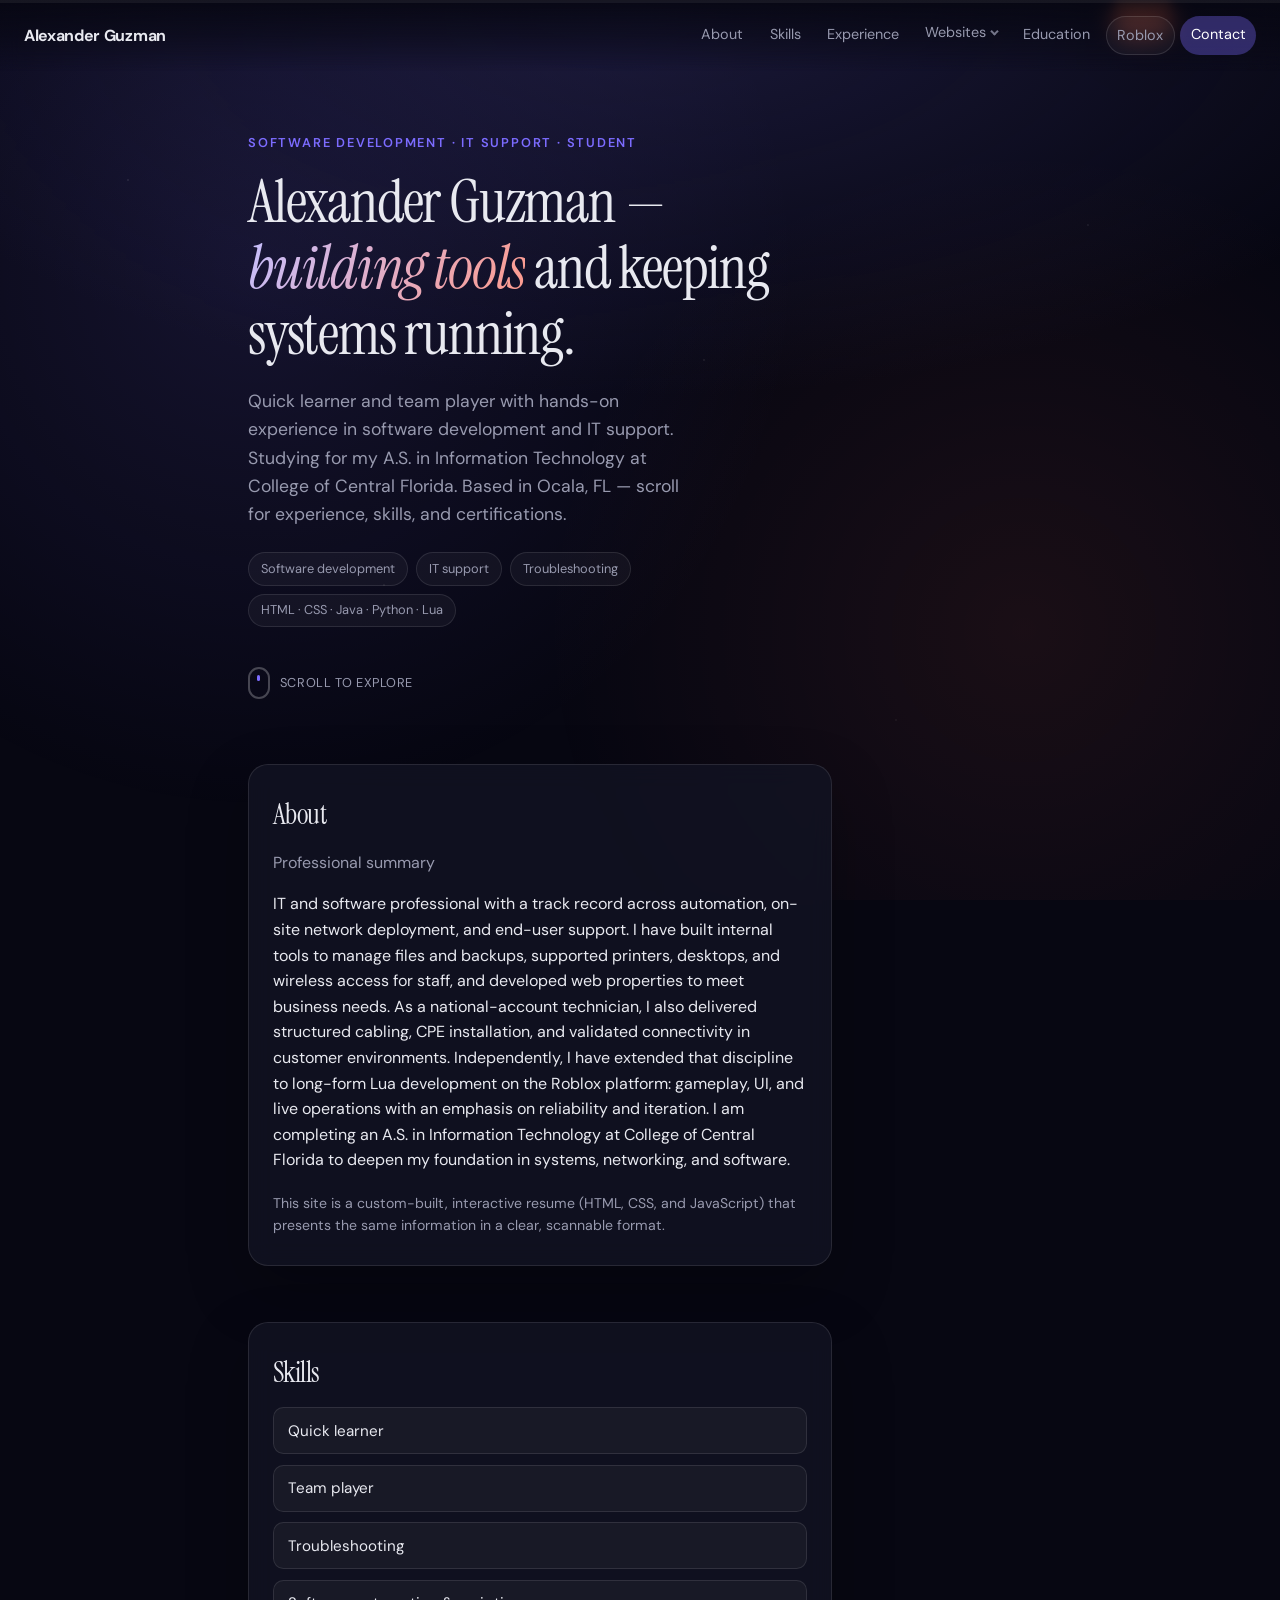
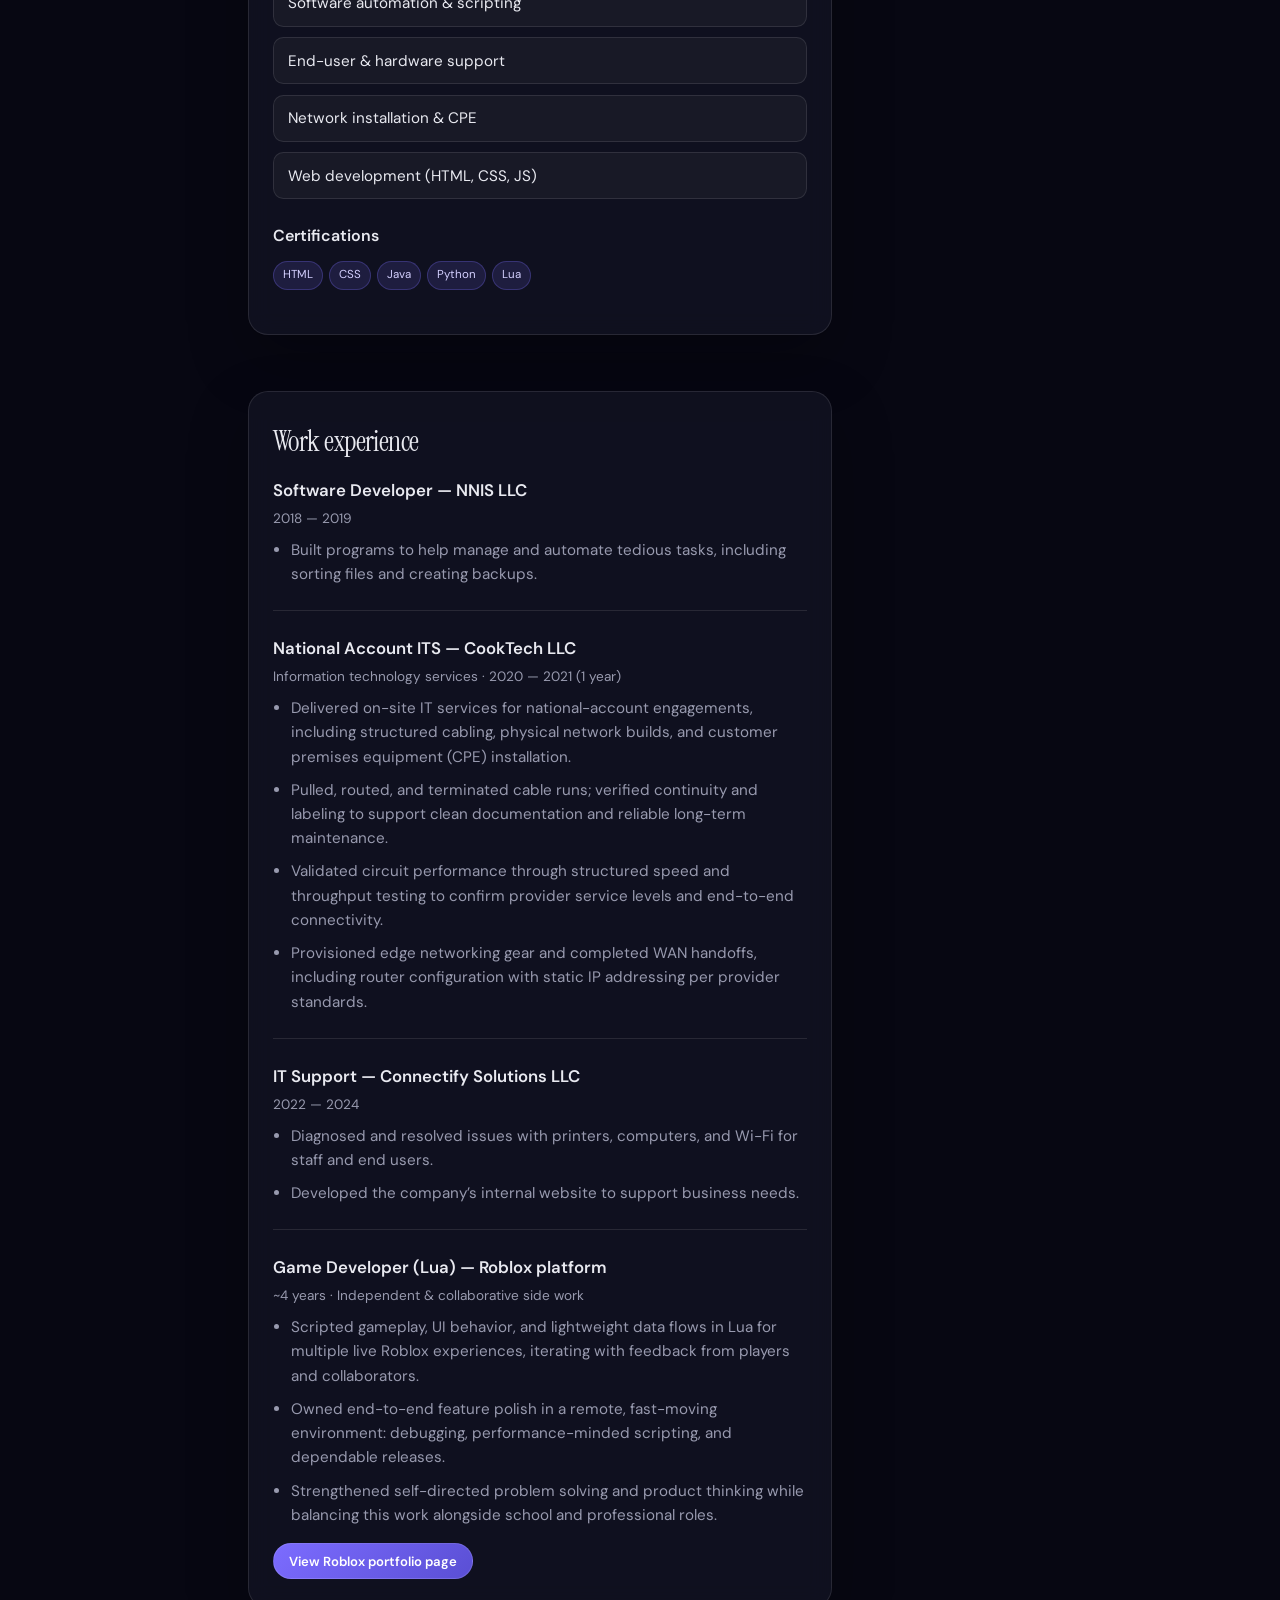
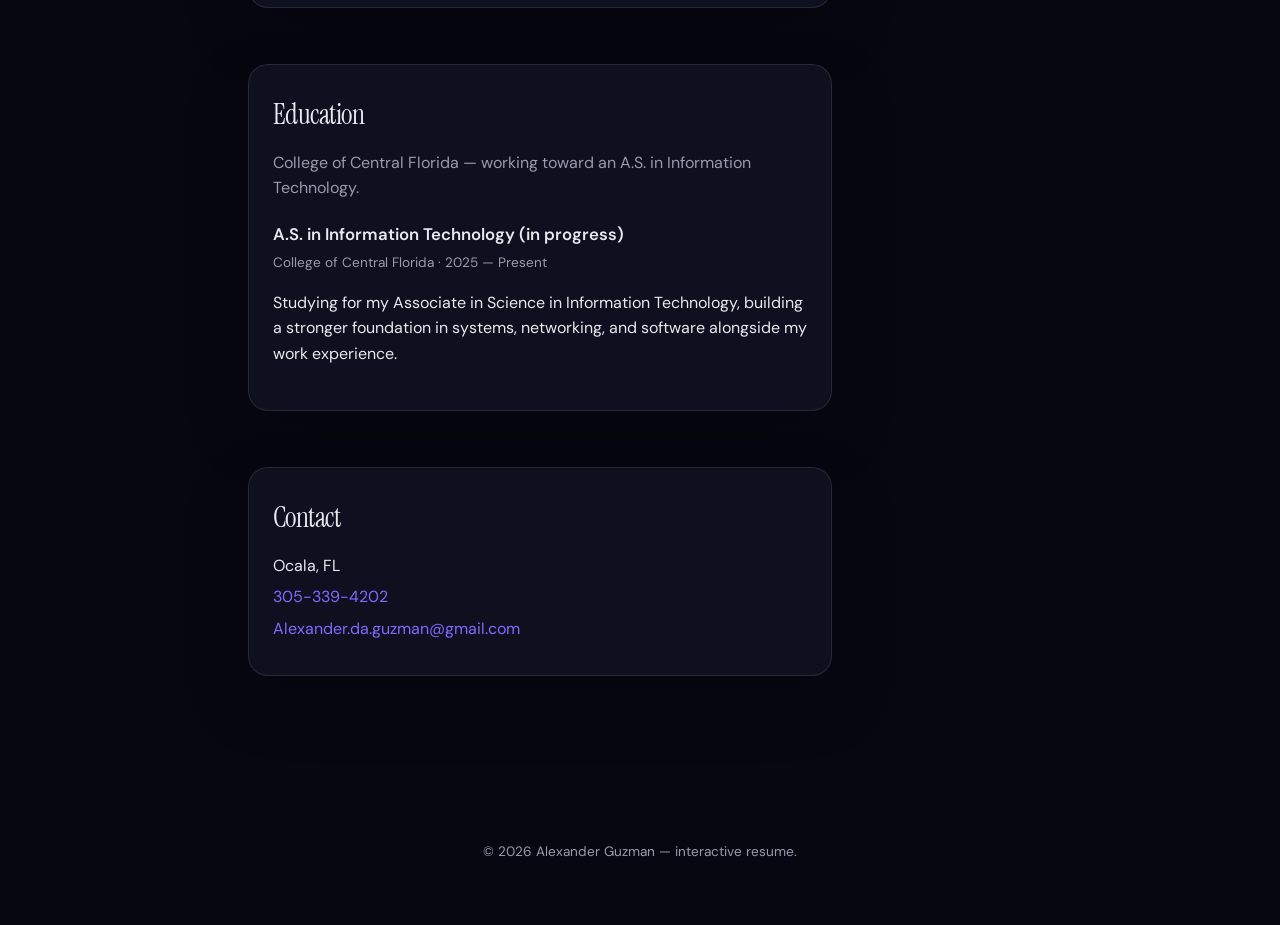
<file: index.html>
<!DOCTYPE html>
<html lang="en">
  <head>
    <meta charset="UTF-8" />
    <script>
      (function () {
        if (location.protocol === "file:") return;
        var path = location.pathname;
        if (!path || path === "/") return;
        var dir = path;
        if (!dir.endsWith("/")) {
          if (/\.html$/i.test(dir)) {
            dir = dir.replace(/[^/]+$/, "");
          } else {
            dir = dir + "/";
          }
        }
        if (!dir.endsWith("/")) dir += "/";
        var b = document.createElement("base");
        b.href = dir;
        document.head.prepend(b);
      })();
    </script>
    <meta name="viewport" content="width=device-width, initial-scale=1.0" />
    <meta
      name="description"
      content="Alexander Guzman — software developer and IT support professional, A.S. Information Technology student at College of Central Florida. Ocala, FL."
    />
    <title>Alexander Guzman — Software Developer &amp; IT Support</title>
    <link rel="preconnect" href="https://fonts.googleapis.com" />
    <link rel="preconnect" href="https://fonts.gstatic.com" crossorigin />
    <link
      href="https://fonts.googleapis.com/css2?family=DM+Sans:ital,opsz,wght@0,9..40,400;0,9..40,500;0,9..40,600;0,9..40,700;1,9..40,400&family=Instrument+Serif:ital@0;1&display=swap"
      rel="stylesheet"
    />
    <link rel="stylesheet" href="styles.css" />
  </head>
  <body>
    <div class="scroll-progress" aria-hidden="true">
      <span class="scroll-progress-bar" id="scroll-progress"></span>
    </div>

    <div class="stars" aria-hidden="true"></div>

    <header class="site-header">
      <a class="logo" href="#top">Alexander Guzman</a>
      <nav class="nav" aria-label="Primary">
        <a href="#about">About</a>
        <a href="#skills">Skills</a>
        <a href="#experience">Experience</a>
        <div class="nav-dropdown" data-nav-dropdown>
          <button
            type="button"
            class="nav-dropdown-trigger"
            id="nav-websites-trigger"
            aria-expanded="false"
            aria-haspopup="true"
            aria-controls="nav-websites-panel"
          >
            Websites
            <span class="nav-dropdown-chevron" aria-hidden="true"></span>
          </button>
          <div
            class="nav-dropdown-panel"
            id="nav-websites-panel"
            role="menu"
            aria-labelledby="nav-websites-trigger"
            hidden
          >
            <a class="nav-dropdown-link" role="menuitem" href="sites/laser-evade/index.html">Laser Evade (evolution lab)</a>
            <a class="nav-dropdown-link" role="menuitem" href="sites/childrens-book/index.html">Children's book site</a>
            <a class="nav-dropdown-link" role="menuitem" href="https://connectifysolution.org/" target="_blank" rel="noopener">Connectify Solution</a>
          </div>
        </div>
        <a href="#education">Education</a>
        <a href="roblox.html" class="nav-external" target="_blank" rel="noopener">Roblox</a>
        <a href="#contact" class="nav-cta">Contact</a>
      </nav>
    </header>

    <div class="rocket-layer" aria-hidden="true">
      <div class="rocket" id="rocket">
        <div class="rocket-flame"></div>
        <svg class="rocket-ship" viewBox="0 0 120 200" xmlns="http://www.w3.org/2000/svg">
          <path
            class="rocket-body"
            d="M60 8 L95 85 L95 130 L60 165 L25 130 L25 85 Z"
          />
          <path class="rocket-fin fin-l" d="M25 110 L8 145 L25 130 Z" />
          <path class="rocket-fin fin-r" d="M95 110 L112 145 L95 130 Z" />
          <ellipse class="rocket-window" cx="60" cy="72" rx="18" ry="22" />
        </svg>
        <div class="icon-stack" id="ship-icon-stack"></div>
      </div>
    </div>

    <main id="top">
      <section class="hero">
        <p class="eyebrow">Software development · IT support · Student</p>
        <h1>
          Alexander Guzman —
          <em>building tools</em>
          and keeping systems running.
        </h1>
        <p class="hero-lead">
          Quick learner and team player with hands-on experience in software
          development and IT support. Studying for my A.S. in Information Technology
          at College of Central Florida. Based in Ocala, FL — scroll for experience,
          skills, and certifications.
        </p>
        <div class="hero-meta">
          <span class="pill">Software development</span>
          <span class="pill">IT support</span>
          <span class="pill">Troubleshooting</span>
          <span class="pill">HTML · CSS · Java · Python · Lua</span>
        </div>
        <p class="scroll-hint" aria-hidden="true">
          <span class="scroll-hint-mouse"></span>
          Scroll to explore
        </p>
      </section>

      <section id="about" class="section panel" data-reveal>
        <h2>About</h2>
        <p class="section-lead">
          Professional summary
        </p>
        <p>
          IT and software professional with a track record across automation,
          on-site network deployment, and end-user support. I have built internal
          tools to manage files and backups, supported printers, desktops, and
          wireless access for staff, and developed web properties to meet business
          needs. As a national-account technician, I also delivered structured
          cabling, CPE installation, and validated connectivity in customer
          environments. Independently, I have extended that discipline to long-form
          Lua development on the Roblox platform: gameplay, UI, and live operations
          with an emphasis on reliability and iteration. I am completing an
          A.S. in Information Technology at College of Central Florida to deepen my
          foundation in systems, networking, and software.
        </p>
        <p class="fine-print">
          This site is a custom-built, interactive resume (HTML, CSS, and
          JavaScript) that presents the same information in a clear, scannable
          format.
        </p>
      </section>

      <section id="skills" class="section panel" data-reveal>
        <h2>Skills</h2>
        <ul class="skill-grid">
          <li>Quick learner</li>
          <li>Team player</li>
          <li>Troubleshooting</li>
          <li>Software automation &amp; scripting</li>
          <li>End-user &amp; hardware support</li>
          <li>Network installation &amp; CPE</li>
          <li>Web development (HTML, CSS, JS)</li>
        </ul>
        <h3 class="certs-heading">Certifications</h3>
        <ul class="tag-row tag-row-spaced" aria-label="Certifications">
          <li>HTML</li>
          <li>CSS</li>
          <li>Java</li>
          <li>Python</li>
          <li>Lua</li>
        </ul>
      </section>

      <section id="experience" class="section panel" data-reveal>
        <h2>Work experience</h2>
        <article class="timeline-item">
          <h3>Software Developer — NNIS LLC</h3>
          <p class="meta">2018 — 2019</p>
          <ul class="bullet-list">
            <li>
              Built programs to help manage and automate tedious tasks, including
              sorting files and creating backups.
            </li>
          </ul>
        </article>
        <article class="timeline-item">
          <h3>National Account ITS — CookTech LLC</h3>
          <p class="meta">Information technology services · 2020 — 2021 (1 year)</p>
          <ul class="bullet-list">
            <li>
              Delivered on-site IT services for national-account engagements,
              including structured cabling, physical network builds, and customer
              premises equipment (CPE) installation.
            </li>
            <li>
              Pulled, routed, and terminated cable runs; verified continuity and
              labeling to support clean documentation and reliable long-term
              maintenance.
            </li>
            <li>
              Validated circuit performance through structured speed and throughput
              testing to confirm provider service levels and end-to-end connectivity.
            </li>
            <li>
              Provisioned edge networking gear and completed WAN handoffs, including
              router configuration with static IP addressing per provider standards.
            </li>
          </ul>
        </article>
        <article class="timeline-item">
          <h3>IT Support — Connectify Solutions LLC</h3>
          <p class="meta">2022 — 2024</p>
          <ul class="bullet-list">
            <li>
              Diagnosed and resolved issues with printers, computers, and Wi-Fi for
              staff and end users.
            </li>
            <li>
              Developed the company’s internal website to support business needs.
            </li>
          </ul>
        </article>
        <article class="timeline-item">
          <h3>Game Developer (Lua) — Roblox platform</h3>
          <p class="meta">~4 years · Independent &amp; collaborative side work</p>
          <ul class="bullet-list">
            <li>
              Scripted gameplay, UI behavior, and lightweight data flows in Lua for
              multiple live Roblox experiences, iterating with feedback from players
              and collaborators.
            </li>
            <li>
              Owned end-to-end feature polish in a remote, fast-moving environment:
              debugging, performance-minded scripting, and dependable releases.
            </li>
            <li>
              Strengthened self-directed problem solving and product thinking while
              balancing this work alongside school and professional roles.
            </li>
          </ul>
          <p class="experience-more">
            <a class="btn-link btn-link-inline" href="roblox.html" target="_blank" rel="noopener">View Roblox portfolio page</a>
          </p>
        </article>
      </section>

      <section id="education" class="section panel work-section" data-reveal>
        <div class="section-head">
          <h2>Education</h2>
          <p class="section-lead section-lead-tight">
            College of Central Florida — working toward an A.S. in Information
            Technology.
          </p>
        </div>

        <article class="timeline-item education-block">
          <h3>A.S. in Information Technology (in progress)</h3>
          <p class="meta">College of Central Florida · 2025 — Present</p>
          <p>
            Studying for my Associate in Science in Information Technology, building
            a stronger foundation in systems, networking, and software alongside my
            work experience.
          </p>
        </article>
      </section>

      <section id="contact" class="section panel contact" data-reveal>
        <h2>Contact</h2>
        <p class="contact-lines">
          <span>Ocala, FL</span>
        </p>
        <p class="contact-lines">
          <a href="tel:+13053394202">305-339-4202</a>
        </p>
        <p class="contact-lines">
          <a href="mailto:Alexander.da.guzman@gmail.com">Alexander.da.guzman@gmail.com</a>
        </p>
      </section>
    </main>

    <footer class="site-footer">
      <p>© <span id="year"></span> Alexander Guzman — interactive resume.</p>
    </footer>

    <script src="ship-icons-config.js"></script>
    <script src="app.js"></script>
  </body>
</html>
</file>
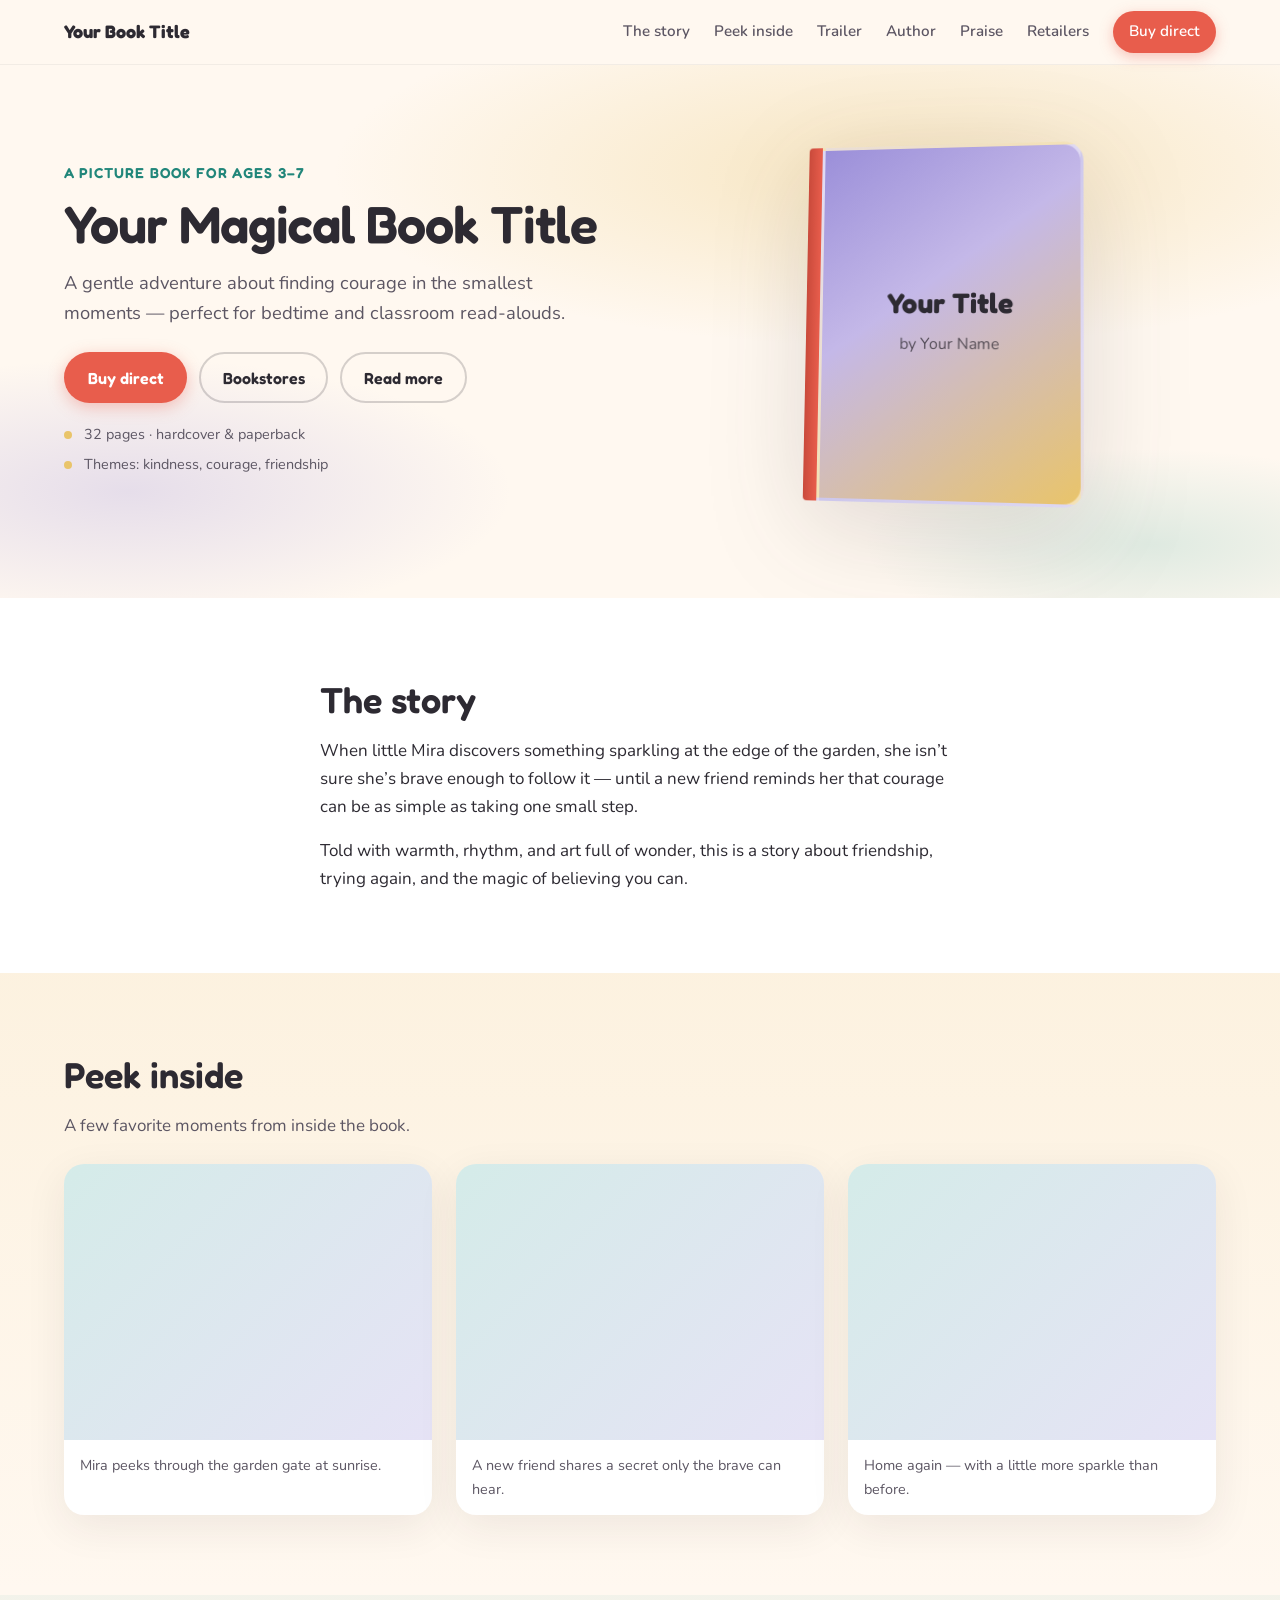
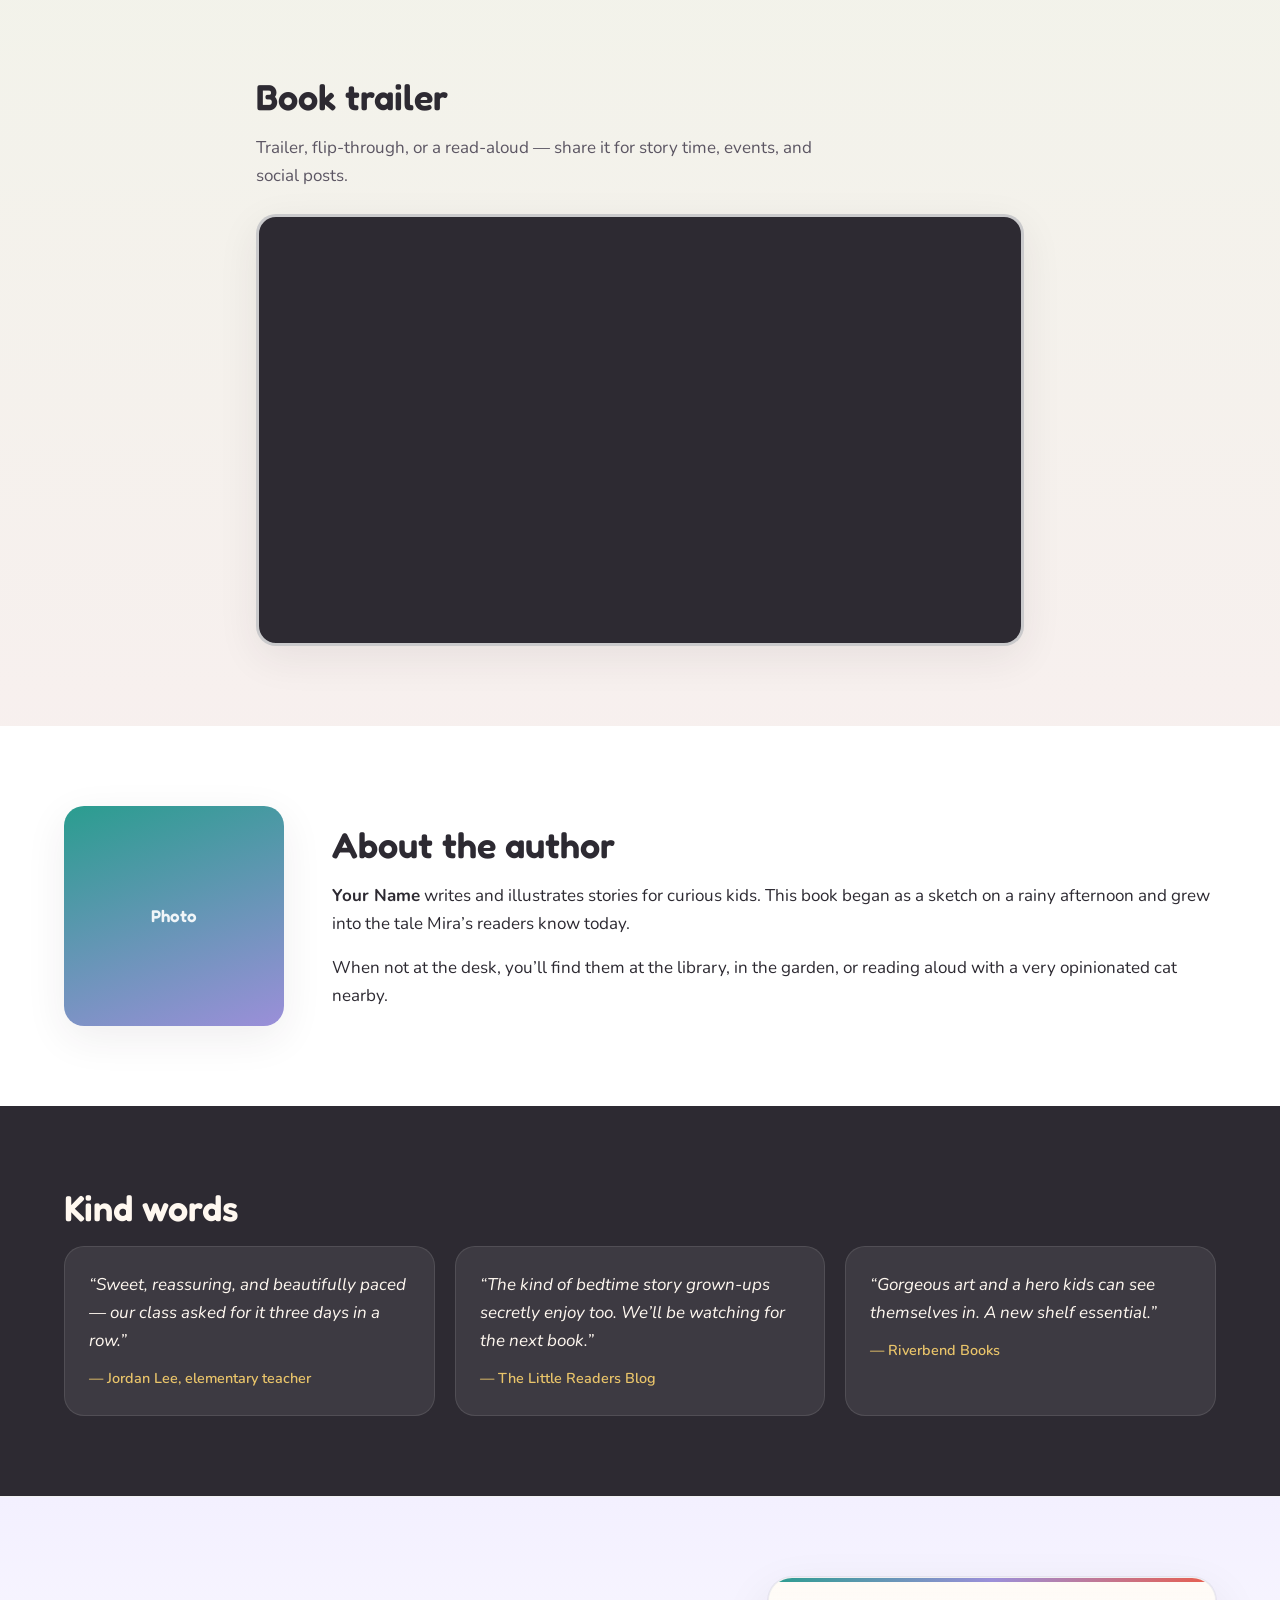
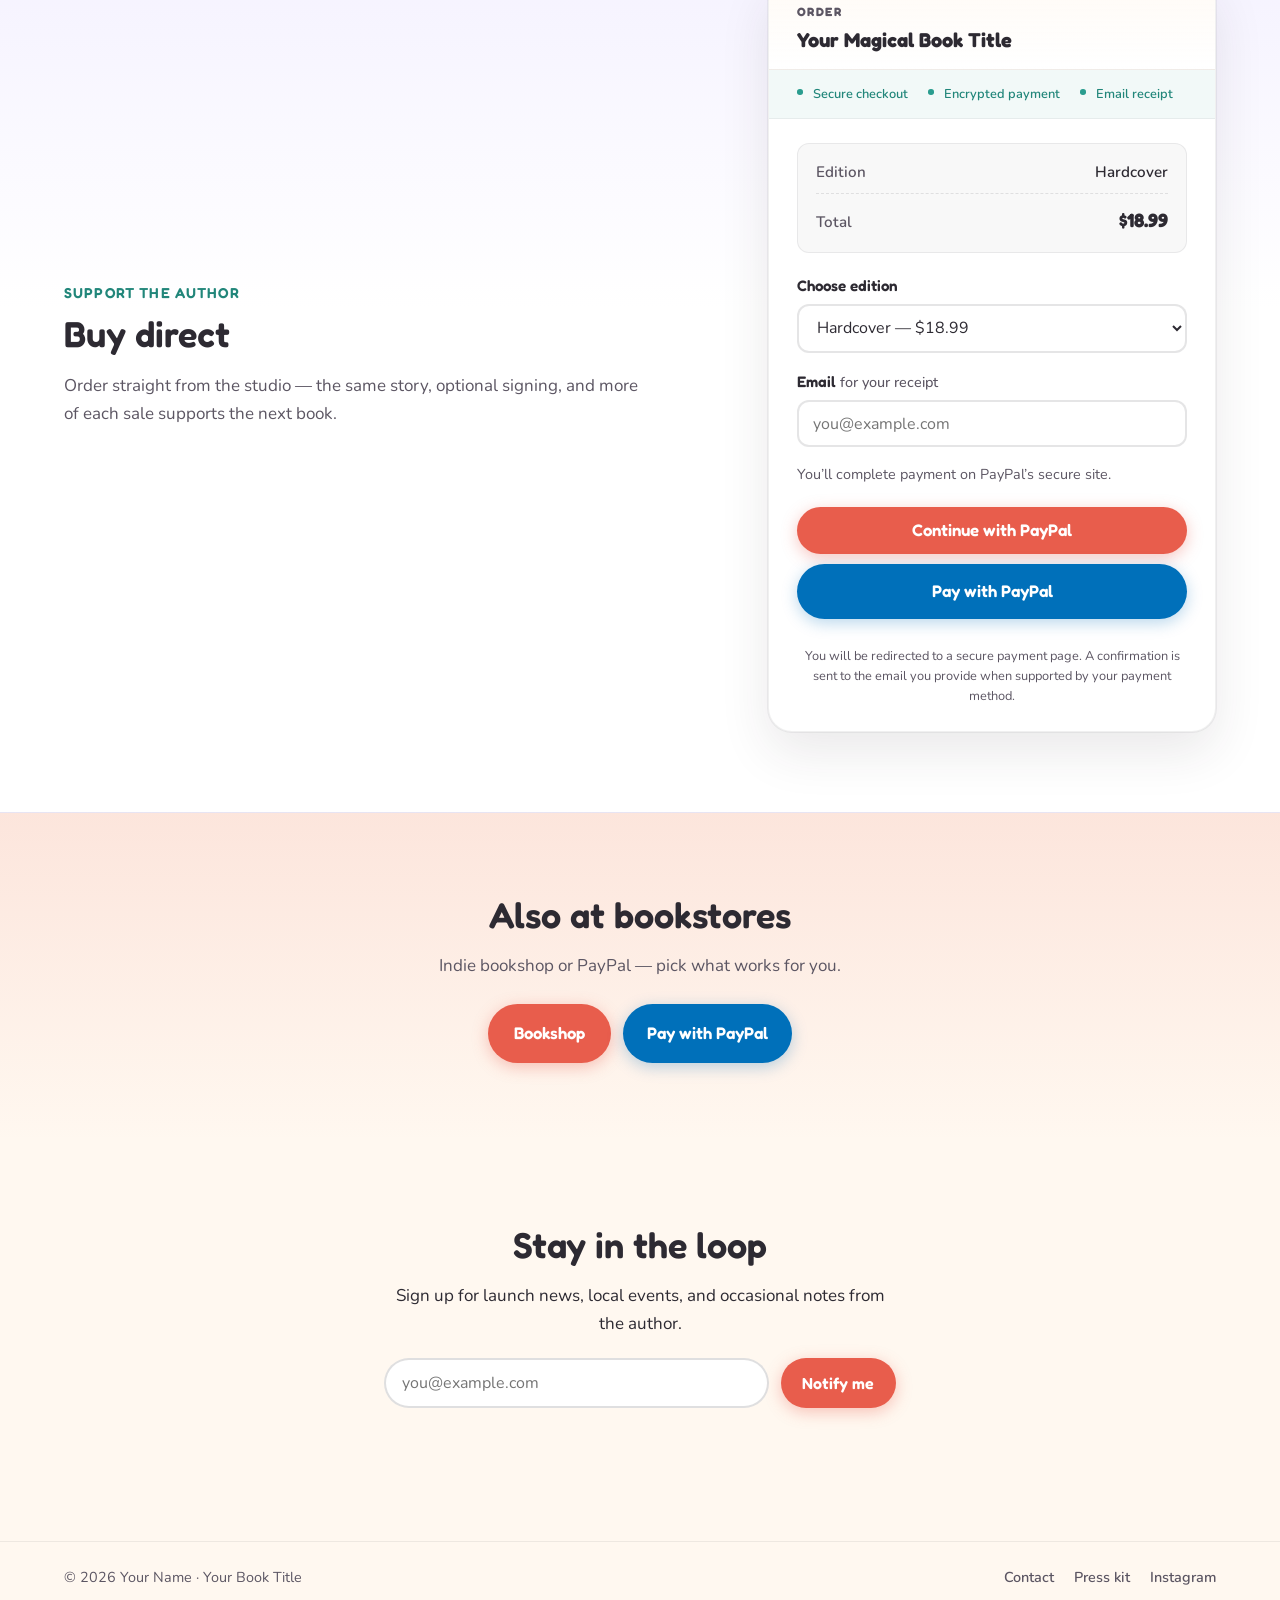
<file: sites/childrens-book/index.html>
<!DOCTYPE html>
<html lang="en">
<head>
  <meta charset="UTF-8" />
  <script>
    (function () {
      if (location.protocol === "file:") return;
      var path = location.pathname;
      if (!path || path === "/") return;
      var dir = path;
      if (!dir.endsWith("/")) {
        if (/\.html$/i.test(dir)) {
          dir = dir.replace(/[^/]+$/, "");
        } else {
          dir = dir + "/";
        }
      }
      if (!dir.endsWith("/")) dir += "/";
      var b = document.createElement("base");
      b.href = dir;
      document.head.prepend(b);
    })();
  </script>
  <meta name="viewport" content="width=device-width, initial-scale=1.0" />
  <meta name="description" content="A heartwarming children's picture book — order your copy today." />
  <title>Your Book Title — Children's Picture Book</title>
  <link rel="preconnect" href="https://fonts.googleapis.com" />
  <link rel="preconnect" href="https://fonts.gstatic.com" crossorigin />
  <link href="https://fonts.googleapis.com/css2?family=Fredoka:wght@400;500;600;700&family=Nunito:ital,wght@0,400;0,600;0,700;1,400&display=swap" rel="stylesheet" />
  <link rel="stylesheet" href="styles.css" />
</head>
<body>
  <a class="skip-link" href="#main">Skip to content</a>

  <header class="site-header">
    <div class="container header-inner">
      <a class="logo" href="#">Your Book Title</a>
      <button type="button" class="nav-toggle" aria-expanded="false" aria-controls="site-nav" aria-label="Open menu">
        <span class="nav-toggle-bar"></span>
        <span class="nav-toggle-bar"></span>
        <span class="nav-toggle-bar"></span>
      </button>
      <nav id="site-nav" class="site-nav" aria-label="Primary">
        <a href="#story">The story</a>
        <a href="#peek">Peek inside</a>
        <a href="#video">Trailer</a>
        <a href="#author">Author</a>
        <a href="#reviews">Praise</a>
        <a href="#buy">Retailers</a>
        <a class="nav-cta" href="#buy-direct">Buy direct</a>
      </nav>
    </div>
  </header>

  <main id="main">
    <section class="hero">
      <div class="hero-bg" aria-hidden="true"></div>
      <div class="container hero-grid">
        <div class="hero-copy">
          <p class="eyebrow">A picture book for ages 3–7</p>
          <h1>Your Magical Book Title</h1>
          <p class="lead">
            A gentle adventure about finding courage in the smallest moments — perfect for bedtime and classroom read-alouds.
          </p>
          <div class="hero-actions">
            <a class="btn btn-primary" href="#buy-direct">Buy direct</a>
            <a class="btn btn-ghost" href="#buy">Bookstores</a>
            <a class="btn btn-ghost" href="#story">Read more</a>
          </div>
          <ul class="hero-badges" role="list">
            <li>32 pages · hardcover &amp; paperback</li>
            <li>Themes: kindness, courage, friendship</li>
          </ul>
        </div>
        <div class="hero-cover">
          <div class="book-mockup" role="img" aria-label="Book cover">
            <div class="book-spine"></div>
            <div class="book-face">
              <span class="book-placeholder-title">Your Title</span>
              <span class="book-placeholder-by">by Your Name</span>
            </div>
          </div>
        </div>
      </div>
    </section>

    <section id="story" class="section section-story">
      <div class="container narrow">
        <h2>The story</h2>
        <p>
          When little Mira discovers something sparkling at the edge of the garden, she isn’t sure she’s brave enough to
          follow it — until a new friend reminds her that courage can be as simple as taking one small step.
        </p>
        <p>
          Told with warmth, rhythm, and art full of wonder, this is a story about friendship, trying again, and the magic
          of believing you can.
        </p>
      </div>
    </section>

    <section id="peek" class="section section-peek">
      <div class="container">
        <h2>Peek inside</h2>
        <p class="section-intro">A few favorite moments from inside the book.</p>
        <div class="spread-grid">
          <figure class="spread">
            <div class="spread-placeholder" aria-hidden="true"></div>
            <figcaption>Mira peeks through the garden gate at sunrise.</figcaption>
          </figure>
          <figure class="spread">
            <div class="spread-placeholder" aria-hidden="true"></div>
            <figcaption>A new friend shares a secret only the brave can hear.</figcaption>
          </figure>
          <figure class="spread">
            <div class="spread-placeholder" aria-hidden="true"></div>
            <figcaption>Home again — with a little more sparkle than before.</figcaption>
          </figure>
        </div>
      </div>
    </section>

    <section id="video" class="section section-video" aria-labelledby="video-heading">
      <div class="container narrow">
        <h2 id="video-heading">Book trailer</h2>
        <p class="section-intro">
          Trailer, flip-through, or a read-aloud — share it for story time, events, and social posts.
        </p>
        <div class="video-frame">
          <iframe
            id="book-trailer-iframe"
            title="Book trailer: Your Magical Book Title"
            width="780"
            height="438"
            src="about:blank"
            loading="lazy"
            allow="accelerometer; autoplay; clipboard-write; encrypted-media; gyroscope; picture-in-picture; web-share"
            allowfullscreen
          ></iframe>
        </div>
      </div>
    </section>

    <section id="author" class="section section-author">
      <div class="container author-grid">
        <div class="author-photo" role="img" aria-label="Author photo">
          <span>Photo</span>
        </div>
        <div>
          <h2>About the author</h2>
          <p>
            <strong>Your Name</strong> writes and illustrates stories for curious kids. This book began as a sketch on a
            rainy afternoon and grew into the tale Mira’s readers know today.
          </p>
          <p>
            When not at the desk, you’ll find them at the library, in the garden, or reading aloud with a very opinionated
            cat nearby.
          </p>
        </div>
      </div>
    </section>

    <section id="reviews" class="section section-reviews">
      <div class="container">
        <h2>Kind words</h2>
        <div class="review-grid">
          <blockquote class="review-card">
            <p>“Sweet, reassuring, and beautifully paced — our class asked for it three days in a row.”</p>
            <footer>— Jordan Lee, elementary teacher</footer>
          </blockquote>
          <blockquote class="review-card">
            <p>“The kind of bedtime story grown-ups secretly enjoy too. We’ll be watching for the next book.”</p>
            <footer>— The Little Readers Blog</footer>
          </blockquote>
          <blockquote class="review-card">
            <p>“Gorgeous art and a hero kids can see themselves in. A new shelf essential.”</p>
            <footer>— Riverbend Books</footer>
          </blockquote>
        </div>
      </div>
    </section>

    <section id="buy-direct" class="section section-buy-direct" aria-labelledby="buy-direct-heading">
      <div class="container buy-direct-layout">
        <div class="buy-direct-intro">
          <p class="eyebrow">Support the author</p>
          <h2 id="buy-direct-heading">Buy direct</h2>
          <p class="buy-direct-lead">
            Order straight from the studio — the same story, optional signing, and more of each sale supports the next
            book.
          </p>
        </div>
        <div class="buy-direct-card">
          <div class="buy-direct-card-head">
            <p class="buy-direct-card-kicker">Order</p>
            <p id="buy-direct-book-title" class="buy-direct-card-title">Your Magical Book Title</p>
          </div>
          <ul class="buy-trust-strip" role="list">
            <li>Secure checkout</li>
            <li>Encrypted payment</li>
            <li>Email receipt</li>
          </ul>
          <form id="buy-direct-form" class="buy-direct-form" novalidate>
            <div class="buy-order-summary" aria-live="polite">
              <div class="buy-order-summary-row">
                <span class="buy-order-label">Edition</span>
                <span id="buy-direct-summary-edition" class="buy-order-value">—</span>
              </div>
              <div class="buy-order-summary-row buy-order-summary-total">
                <span class="buy-order-label">Total</span>
                <span id="buy-direct-summary-price" class="buy-order-price">—</span>
              </div>
            </div>
            <div class="field">
              <label for="buy-direct-edition">Choose edition</label>
              <select id="buy-direct-edition" name="edition" required></select>
            </div>
            <div class="field">
              <label for="buy-direct-email">Email <span class="label-hint">for your receipt</span></label>
              <input
                id="buy-direct-email"
                name="email"
                type="email"
                autocomplete="email"
                placeholder="you@example.com"
              />
            </div>
            <p id="buy-direct-hint" class="buy-direct-hint" role="status"></p>
            <div class="buy-direct-actions">
              <button type="submit" id="buy-direct-submit" class="btn btn-primary btn-large buy-direct-submit">
                Continue to checkout
              </button>
              <a
                id="buy-direct-paypal"
                class="btn btn-paypal btn-large buy-direct-paypal"
                href="#"
                rel="noopener noreferrer"
                target="_blank"
                hidden
              >
                Pay with PayPal
              </a>
            </div>
          </form>
          <p class="buy-direct-fineprint">
            You will be redirected to a secure payment page. A confirmation is sent to the email you provide when
            supported by your payment method.
          </p>
        </div>
      </div>
    </section>

    <section id="buy" class="section section-buy">
      <div class="container buy-inner">
        <h2>Also at bookstores</h2>
        <p class="buy-lead">Indie bookshop or PayPal — pick what works for you.</p>
        <div class="buy-buttons">
          <a class="btn btn-primary btn-large" href="https://bookshop.org" rel="noopener noreferrer" target="_blank">Bookshop</a>
          <a
            id="retail-paypal"
            class="btn btn-paypal btn-large"
            href="https://www.paypal.com/paypalme/yourname"
            rel="noopener noreferrer"
            target="_blank"
            >Pay with PayPal</a
          >
        </div>
      </div>
    </section>

    <section id="newsletter" class="section section-newsletter">
      <div class="container newsletter-inner">
        <h2>Stay in the loop</h2>
        <p>Sign up for launch news, local events, and occasional notes from the author.</p>
        <form id="newsletter-form" class="signup-form" action="#" method="post">
          <label class="sr-only" for="newsletter-email">Email</label>
          <input
            id="newsletter-email"
            name="email"
            type="email"
            placeholder="you@example.com"
            required
            autocomplete="email"
          />
          <button type="submit" class="btn btn-primary">Notify me</button>
        </form>
        <p id="newsletter-status" class="newsletter-status" role="status" aria-live="polite"></p>
      </div>
    </section>
  </main>

  <footer class="site-footer">
    <div class="container footer-inner">
      <p class="footer-brand">© <span id="year"></span> Your Name · Your Book Title</p>
      <div class="footer-links">
        <a href="mailto:you@example.com">Contact</a>
        <a href="#">Press kit</a>
        <a href="https://instagram.com" rel="noopener noreferrer" target="_blank">Instagram</a>
      </div>
    </div>
  </footer>

  <script src="script.js"></script>
</body>
</html>
</file>
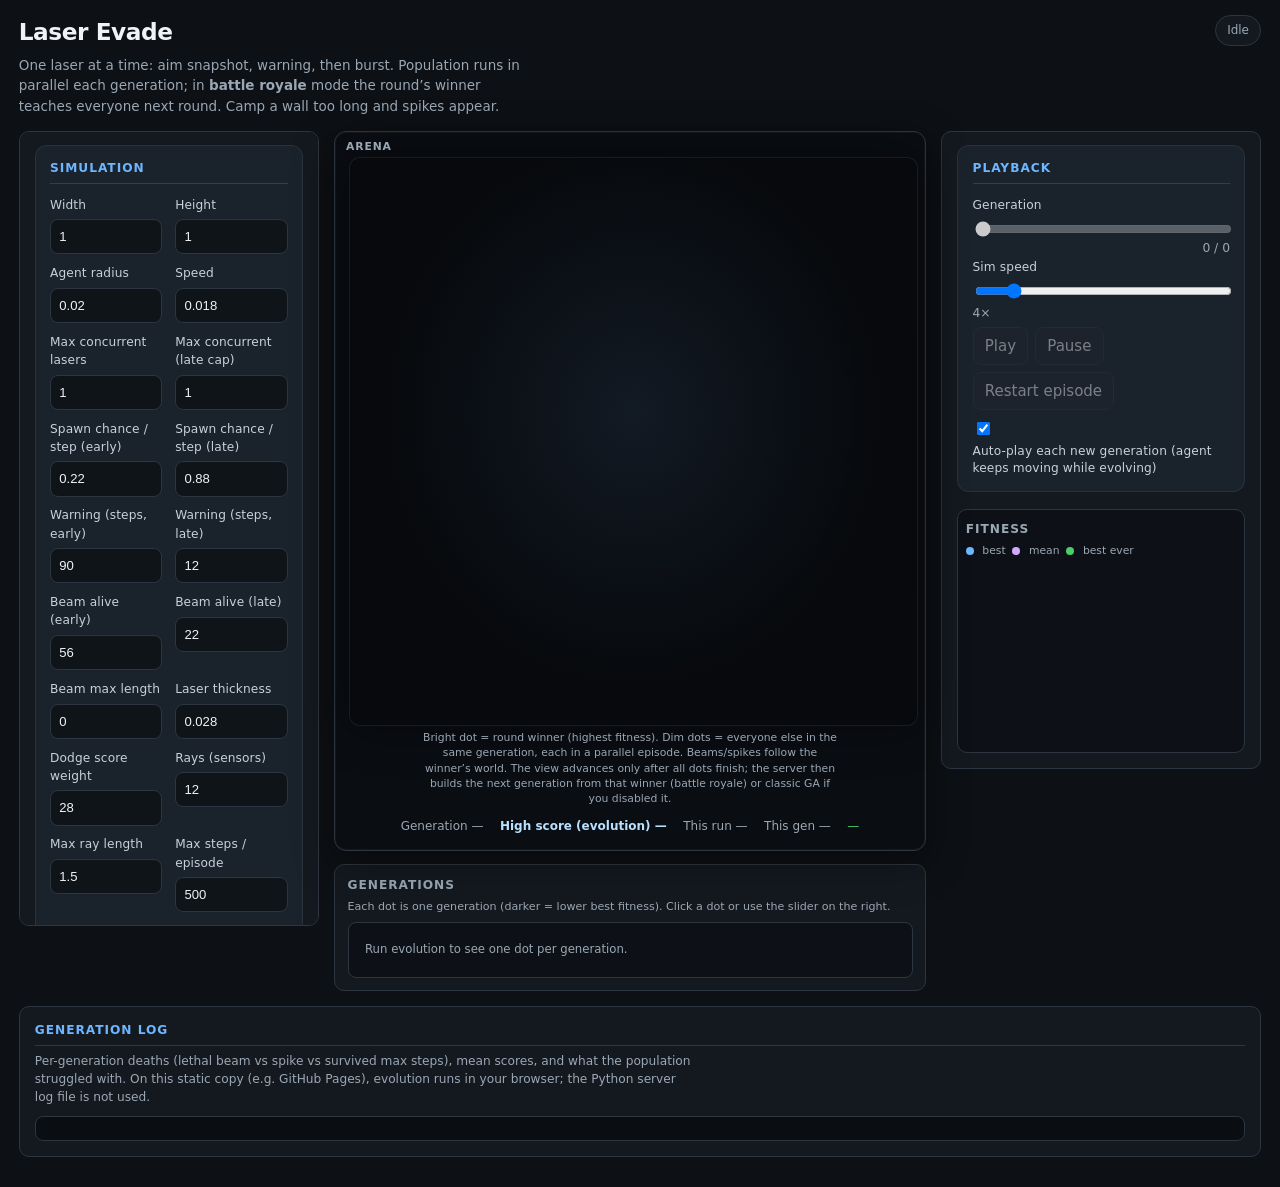
<file: sites/laser-evade/index.html>
<!DOCTYPE html>
<html lang="en">
<head>
  <meta charset="UTF-8" />
  <script>
    (function () {
      if (location.protocol === "file:") return;
      var path = location.pathname;
      if (!path || path === "/") return;
      var dir = path;
      if (!dir.endsWith("/")) {
        if (/\.html$/i.test(dir)) {
          dir = dir.replace(/[^/]+$/, "");
        } else {
          dir = dir + "/";
        }
      }
      if (!dir.endsWith("/")) dir += "/";
      var b = document.createElement("base");
      b.href = dir;
      document.head.prepend(b);
    })();
  </script>
  <meta name="viewport" content="width=device-width, initial-scale=1" />
  <title>Laser Evade — Evolution Lab</title>
  <link rel="stylesheet" href="assets/styles.css" />
</head>
<body>
  <div class="page">
    <header class="header">
      <div>
        <h1>Laser Evade</h1>
        <p class="sub">One laser at a time: aim snapshot, warning, then burst. Population runs in parallel each generation; in <strong>battle royale</strong> mode the round’s winner teaches everyone next round. Camp a wall too long and spikes appear.</p>
      </div>
      <div class="status-pill" id="runStatus">Idle</div>
    </header>

    <div class="layout">
      <aside class="panel sidebar sidebar--left">
        <div class="settings-block">
        <h2>Simulation</h2>
        <div class="grid2">
          <label>Width <input type="number" id="width" value="1" step="0.1" min="0.2" /></label>
          <label>Height <input type="number" id="height" value="1" step="0.1" min="0.2" /></label>
          <label>Agent radius <input type="number" id="agent_radius" value="0.02" step="0.005" /></label>
          <label>Speed <input type="number" id="speed" value="0.018" step="0.002" /></label>
          <label>Max concurrent lasers <input type="number" id="max_waves" value="1" min="1" max="12" /></label>
          <label>Max concurrent (late cap) <input type="number" id="max_waves_max" value="1" min="1" max="16" title="Leave 1 for strict single-beam mode" /></label>
          <label>Spawn chance / step (early) <input type="number" id="spawn_prob" value="0.22" step="0.02" min="0" max="1" /></label>
          <label>Spawn chance / step (late) <input type="number" id="spawn_prob_max" value="0.88" step="0.02" min="0" max="1" title="Ramps up; use ~1 for almost immediate next shot after dodge" /></label>
          <label>Warning (steps, early) <input type="number" id="warning_steps" value="90" min="4" title="Longer at start of episode" /></label>
          <label>Warning (steps, late) <input type="number" id="warning_steps_late" value="12" min="1" title="Must be ≤ early; shrinks as run progresses" /></label>
          <label>Beam alive (early) <input type="number" id="beam_lifetime_steps" value="56" min="4" /></label>
          <label>Beam alive (late) <input type="number" id="beam_lifetime_steps_late" value="22" min="1" title="Must be ≤ early" /></label>
          <label>Beam max length <input type="number" id="beam_max_length" value="0" step="0.1" title="0 = auto (2× diagonal)" /></label>
          <label>Laser thickness <input type="number" id="laser_thickness" value="0.028" step="0.005" /></label>
          <label>Dodge score weight <input type="number" id="dodge_score_weight" value="28" step="1" title="GA: reward per beam survived" /></label>
          <label>Rays (sensors) <input type="number" id="num_rays" value="12" min="4" /></label>
          <label>Max ray length <input type="number" id="max_ray_len" value="1.5" step="0.1" /></label>
          <label>Max steps / episode <input type="number" id="max_steps" value="500" min="50" /></label>
        </div>
        </div>

        <div class="settings-block">
        <h2>Fitness shaping</h2>
        <p class="hint">Training only: rewards open space, dodging, and moving away from beams in the hazard band; penalizes wall camping, lingering in that band, and dying. The playback HUD uses the same total.</p>
        <div class="grid2">
          <label>Center bonus weight <input type="number" id="center_clearance_weight" value="0.18" step="0.02" min="0" /></label>
          <label>Wall hug penalty / step <input type="number" id="wall_hug_penalty_weight" value="0.65" step="0.05" min="0" /></label>
          <label>Hazard margin (arena) <input type="number" id="hazard_margin_zone" value="0.078" step="0.005" min="0.02" title="Within this clearance of a beam/spike, proximity penalty ramps up" /></label>
          <label>Hazard proximity penalty <input type="number" id="hazard_proximity_penalty" value="0.52" step="0.05" min="0" title="Max extra penalty per step when inside margin" /></label>
          <label>Hazard escape bonus <input type="number" id="hazard_escape_bonus_weight" value="14" step="1" min="0" title="Points per unit distance you increase clearance while inside the hazard margin (retreat / dodge)" /></label>
          <label>Hazard exit bonus <input type="number" id="hazard_zone_exit_bonus" value="0.45" step="0.05" min="0" title="One-shot bonus when leaving the hazard margin outward" /></label>
          <label>Death penalty <input type="number" id="death_penalty" value="48" step="1" min="0" title="Subtracted from fitness when hit by beam or spike" /></label>
        </div>
        </div>

        <div class="settings-block">
        <h2>Wall spikes</h2>
        <p class="hint">Stay near a wall for too many steps in a row and lethal spikes jut inward (same randomness as training).</p>
        <div class="grid2">
          <label class="checkrow" style="grid-column: span 2"><input type="checkbox" id="spike_enabled" checked /> Enable wall spikes</label>
          <label>Hug margin <input type="number" id="wall_hug_margin" value="0" step="0.005" min="0" title="0 = auto (3.25× agent radius)" /></label>
          <label>Hug steps → spikes <input type="number" id="spike_trigger_steps" value="40" min="0" max="300" title="0 disables spikes" /></label>
          <label>Spike depth <input type="number" id="spike_depth" value="0.048" step="0.005" /></label>
          <label>Spike thickness <input type="number" id="spike_thickness" value="0.024" step="0.005" /></label>
          <label>Spikes count min <input type="number" id="spike_count_min" value="5" min="1" max="20" /></label>
          <label>Spikes count max <input type="number" id="spike_count_max" value="9" min="1" max="30" /></label>
          <label>Spike alive (steps) <input type="number" id="spike_lifetime_steps" value="100" min="10" /></label>
          <label>Spike cooldown (steps) <input type="number" id="spike_cooldown_steps" value="50" min="0" /></label>
        </div>
        </div>

        <div class="settings-block">
        <h2>Evolution</h2>
        <p class="hint">Everyone is scored each generation. How the next batch is built depends on the mode below.</p>
        <label class="checkrow checkrow--card">
          <input type="checkbox" id="battle_royale" checked />
          <span><strong>Battle royale</strong> — highest-scoring agent teaches the next generation (elite slots are exact copies, the rest are mutated copies). <strong>Classic GA</strong> — turn this off for tournament parents and crossover.</span>
        </label>
        <div class="grid2">
          <label>Generations <input type="number" id="generations" value="35" min="2" /></label>
          <label>Population <input type="number" id="population" value="50" min="4" title="Agents evaluated each generation" /></label>
          <label>Hidden neurons <input type="number" id="hidden" value="18" min="4" /></label>
          <label>Elite <input type="number" id="elite" value="8" min="1" title="Battle royale: exact champion clones. Classic: top genomes copied unchanged." /></label>
          <label>Tournament k <input type="number" id="tournament_k" value="5" min="2" title="Classic GA only: pick best of k parents" /></label>
          <label>Crossover <input type="number" id="crossover_rate" value="0.65" step="0.05" title="Classic GA only: fraction of weights swapped between parents" /></label>
          <label>Mutation rate <input type="number" id="mutation_rate" value="0.08" step="0.01" /></label>
          <label>Mutation σ <input type="number" id="mutation_sigma" value="0.35" step="0.05" /></label>
          <label>Eval workers <input type="number" id="eval_workers" value="0" min="0" max="64" title="0 = use all CPU cores (up to 16); 1 = one-at-a-time" /></label>
          <label>GA seed <input type="number" id="seed" value="0" min="0" /></label>
          <label>Arena seed <input type="text" id="layout_seed" value="" placeholder="random" inputmode="numeric" /></label>
          <label class="checkrow" style="grid-column: span 2"><input type="checkbox" id="parallel_eval" checked /> Parallel fitness (multi-core)</label>
        </div>

        <button type="button" class="primary" id="btnEvolve">Run evolution</button>
        <p class="hint">Parallel evaluation scores the whole population each generation. Raise population or elite for a stronger “teacher” signal in battle royale.</p>
        </div>
      </aside>

      <section class="stage" aria-label="Game view">
        <div class="game-frame">
          <div class="game-frame__label">Arena</div>
          <canvas id="arena" width="560" height="560" aria-label="Laser arena"></canvas>
          <p class="arena-hint">Bright dot = round winner (highest fitness). Dim dots = everyone else in the same generation, each in a parallel episode. Beams/spikes follow the winner’s world. The view advances only after all dots finish; the server then builds the next generation from that winner (battle royale) or classic GA if you disabled it.</p>
          <div class="hud">
            <span id="hudGen">Generation —</span>
            <span id="hudHigh" class="hud-high">High score (evolution) —</span>
            <span id="hudStep">This run —</span>
            <span id="hudFit">This gen —</span>
            <span id="hudState" class="ok">—</span>
          </div>
        </div>

        <div class="gen-panel panel">
          <div class="gen-panel__head">
            <h2>Generations</h2>
            <span class="gen-panel__hint">Each dot is one generation (darker = lower best fitness). Click a dot or use the slider on the right.</span>
          </div>
          <div class="gen-strip-wrap">
            <div class="gen-strip" id="genStrip" role="list"></div>
          </div>
        </div>
      </section>

      <aside class="panel sidebar sidebar--right">
        <div class="settings-block">
        <h2>Playback</h2>
        <div class="playback-row">
          <label class="grow">Generation
            <input type="range" id="genSlider" min="0" max="0" value="0" disabled />
          </label>
          <div class="gen-readout" id="genReadout">0 / 0</div>
        </div>
        <div class="playback-row">
          <label>Sim speed
            <input type="range" id="speedSlider" min="1" max="24" value="4" />
          </label>
          <span id="speedReadout">4×</span>
        </div>
        <div class="btn-row">
          <button type="button" id="btnPlay" disabled>Play</button>
          <button type="button" id="btnPause" disabled>Pause</button>
          <button type="button" id="btnRestart" disabled>Restart episode</button>
        </div>
        <label class="checkrow">
          <input type="checkbox" id="autoPlayEvolve" checked />
          <span>Auto-play each new generation (agent keeps moving while evolving)</span>
        </label>
        </div>

        <div class="chart-wrap chart-wrap--in-sidebar">
          <div class="chart-head">
            <h2>Fitness</h2>
            <span class="legend"><i class="dot best"></i> best <i class="dot mean"></i> mean <i class="dot ever"></i> best ever</span>
          </div>
          <canvas id="chart" width="320" height="180"></canvas>
        </div>
      </aside>
    </div>

    <section class="gen-log-panel panel" aria-label="Generation log">
      <h2>Generation log</h2>
      <p class="hint gen-log-panel__hint">Per-generation deaths (lethal beam vs spike vs survived max steps), mean scores, and what the population struggled with. On this static copy (e.g. GitHub Pages), evolution runs in your browser; the Python server log file is not used.</p>
      <pre class="gen-log" id="genLog" aria-live="polite"></pre>
    </section>
  </div>
  <script src="assets/evolve-browser.js"></script>
  <script src="assets/app.js"></script>
</body>
</html>
</file>
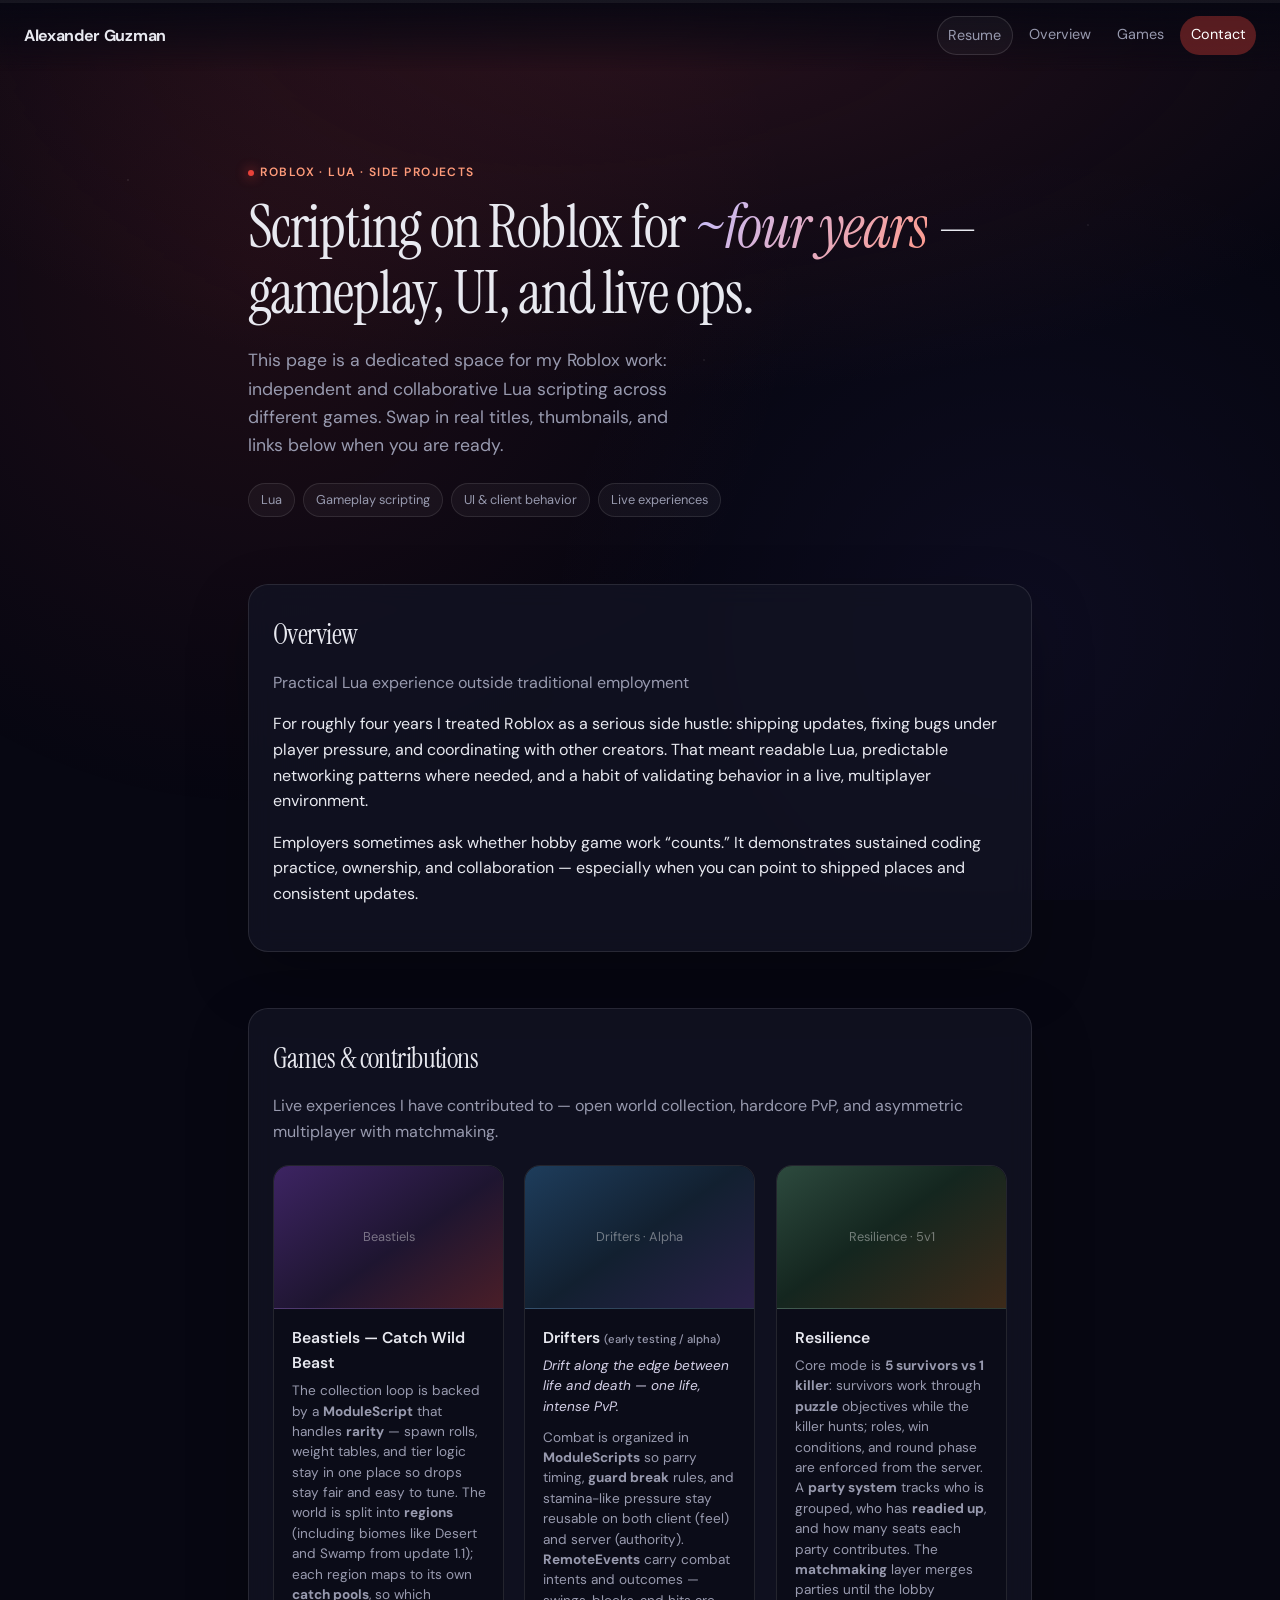
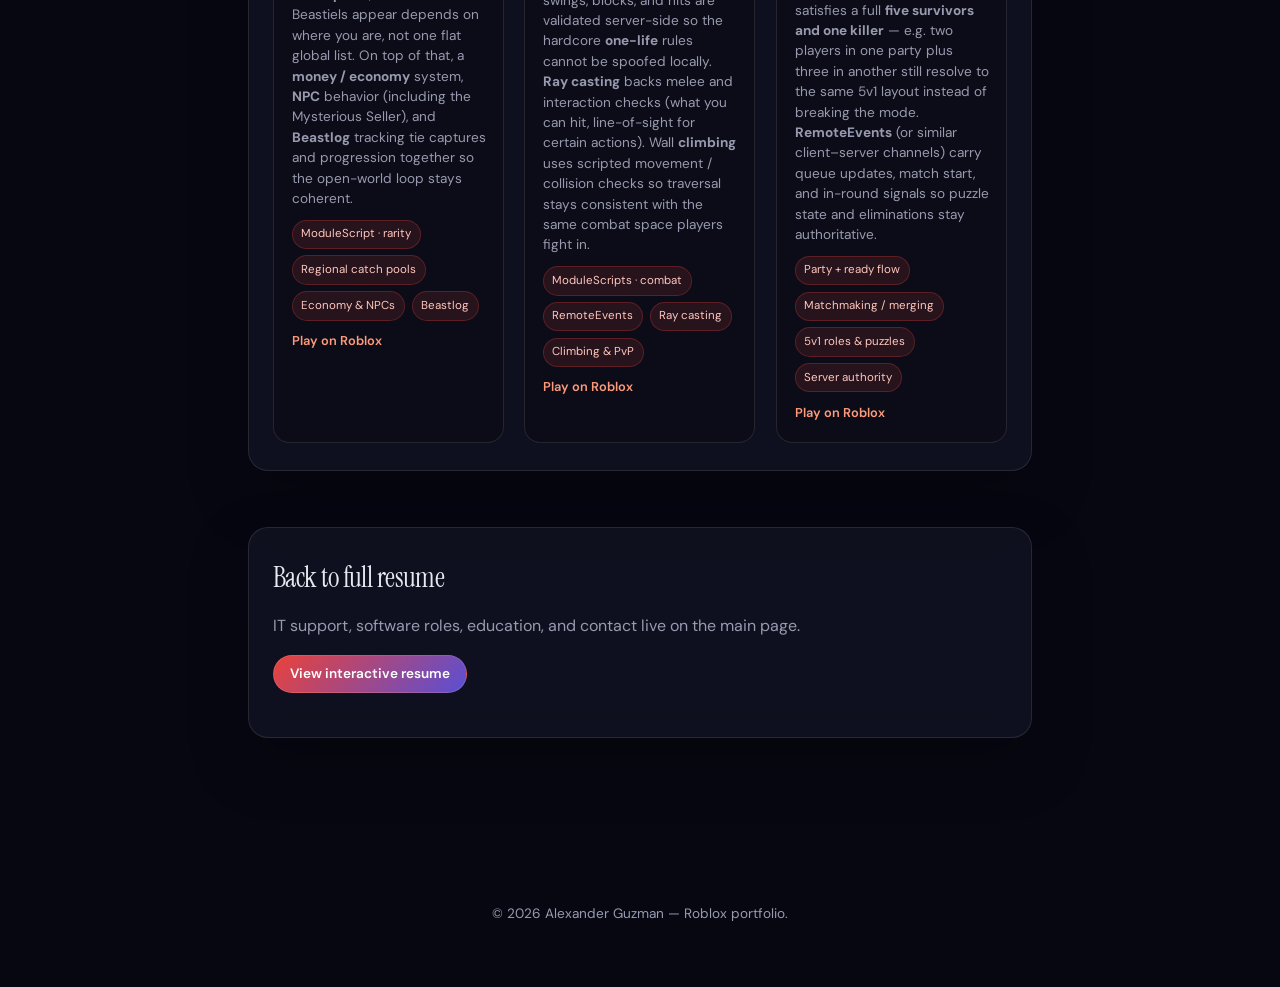
<file: roblox.html>
<!DOCTYPE html>
<html lang="en">
  <head>
    <meta charset="UTF-8" />
    <script>
      (function () {
        if (location.protocol === "file:") return;
        var path = location.pathname;
        if (!path || path === "/") return;
        var dir = path;
        if (!dir.endsWith("/")) {
          if (/\.html$/i.test(dir)) {
            dir = dir.replace(/[^/]+$/, "");
          } else {
            dir = dir + "/";
          }
        }
        if (!dir.endsWith("/")) dir += "/";
        var b = document.createElement("base");
        b.href = dir;
        document.head.prepend(b);
      })();
    </script>
    <meta name="viewport" content="width=device-width, initial-scale=1.0" />
    <meta
      name="description"
      content="Alexander Guzman — Roblox development in Lua. Side projects and game scripting portfolio."
    />
    <title>Alexander Guzman — Roblox &amp; Lua</title>
    <link rel="preconnect" href="https://fonts.googleapis.com" />
    <link rel="preconnect" href="https://fonts.gstatic.com" crossorigin />
    <link
      href="https://fonts.googleapis.com/css2?family=DM+Sans:ital,opsz,wght@0,9..40,400;0,9..40,500;0,9..40,600;0,9..40,700;1,9..40,400&family=Instrument+Serif:ital@0;1&display=swap"
      rel="stylesheet"
    />
    <link rel="stylesheet" href="styles.css" />
  </head>
  <body class="page-roblox">
    <div class="scroll-progress" aria-hidden="true">
      <span class="scroll-progress-bar" id="scroll-progress"></span>
    </div>

    <div class="stars" aria-hidden="true"></div>

    <header class="site-header">
      <a class="logo" href="index.html">Alexander Guzman</a>
      <nav class="nav" aria-label="Primary">
        <a href="index.html" class="nav-external">Resume</a>
        <a href="#overview">Overview</a>
        <a href="#projects">Games</a>
        <a href="index.html#contact" class="nav-cta">Contact</a>
      </nav>
    </header>

    <main id="top">
      <section class="hero rbx-hero">
        <p class="rbx-badge">
          <span class="rbx-badge-dot" aria-hidden="true"></span>
          Roblox · Lua · Side projects
        </p>
        <h1>
          Scripting on Roblox for
          <em>~four years</em>
          — gameplay, UI, and live ops.
        </h1>
        <p class="hero-lead">
          This page is a dedicated space for my Roblox work: independent and
          collaborative Lua scripting across different games. Swap in real titles,
          thumbnails, and links below when you are ready.
        </p>
        <div class="hero-meta">
          <span class="pill">Lua</span>
          <span class="pill">Gameplay scripting</span>
          <span class="pill">UI &amp; client behavior</span>
          <span class="pill">Live experiences</span>
        </div>
      </section>

      <section id="overview" class="section panel" data-reveal>
        <h2>Overview</h2>
        <p class="section-lead">
          Practical Lua experience outside traditional employment
        </p>
        <p>
          For roughly four years I treated Roblox as a serious side hustle:
          shipping updates, fixing bugs under player pressure, and coordinating with
          other creators. That meant readable Lua, predictable networking patterns
          where needed, and a habit of validating behavior in a live, multiplayer
          environment.
        </p>
        <p>
          Employers sometimes ask whether hobby game work “counts.” It demonstrates
          sustained coding practice, ownership, and collaboration — especially when
          you can point to shipped places and consistent updates.
        </p>
      </section>

      <section id="projects" class="section panel" data-reveal>
        <div class="section-head">
          <h2>Games &amp; contributions</h2>
          <p class="section-lead section-lead-tight">
            Live experiences I have contributed to — open world collection, hardcore
            PvP, and asymmetric multiplayer with matchmaking.
          </p>
        </div>

        <div class="rbx-game-grid">
          <article class="rbx-game-card" data-tilt style="--rbx: linear-gradient(145deg, #3d2463 0%, #1e1530 55%, #4a1e28 100%)">
            <div class="rbx-game-thumb">Beastiels</div>
            <div class="rbx-game-body">
              <h3>Beastiels — Catch Wild Beast</h3>
              <p>
                The collection loop is backed by a <strong>ModuleScript</strong> that
                handles <strong>rarity</strong> — spawn rolls, weight tables, and tier
                logic stay in one place so drops stay fair and easy to tune. The world is
                split into <strong>regions</strong> (including biomes like Desert and
                Swamp from update 1.1); each region maps to its own <strong>catch
                pools</strong>, so which Beastiels appear depends on where you are, not
                one flat global list. On top of that, a <strong>money / economy</strong>
                system, <strong>NPC</strong> behavior (including the Mysterious Seller),
                and <strong>Beastlog</strong> tracking tie captures and progression
                together so the open-world loop stays coherent.
              </p>
              <ul class="tag-row rbx-tags" aria-label="Tech and features">
                <li>ModuleScript · rarity</li>
                <li>Regional catch pools</li>
                <li>Economy &amp; NPCs</li>
                <li>Beastlog</li>
              </ul>
              <div class="rbx-links">
                <a
                  href="https://www.roblox.com/games/129369617515377/Beastiels-Catch-Wild-Beast"
                  target="_blank"
                  rel="noopener noreferrer"
                  >Play on Roblox</a>
              </div>
            </div>
          </article>

          <article class="rbx-game-card" data-tilt style="--rbx: linear-gradient(145deg, #1e3d5c 0%, #122030 50%, #2a2048 100%)">
            <div class="rbx-game-thumb">Drifters · Alpha</div>
            <div class="rbx-game-body">
              <h3>Drifters <span class="rbx-sub">(early testing / alpha)</span></h3>
              <p class="rbx-tagline">
                <em>Drift along the edge between life and death — one life, intense PvP.</em>
              </p>
              <p>
                Combat is organized in <strong>ModuleScripts</strong> so parry timing,
                <strong>guard break</strong> rules, and stamina-like pressure stay
                reusable on both client (feel) and server (authority).
                <strong>RemoteEvents</strong> carry combat intents and outcomes — swings,
                blocks, and hits are validated server-side so the hardcore
                <strong>one-life</strong> rules cannot be spoofed locally.
                <strong>Ray casting</strong> backs melee and interaction checks (what you
                can hit, line-of-sight for certain actions). Wall
                <strong>climbing</strong> uses scripted movement / collision checks so
                traversal stays consistent with the same combat space players fight in.
              </p>
              <ul class="tag-row rbx-tags" aria-label="Tech and features">
                <li>ModuleScripts · combat</li>
                <li>RemoteEvents</li>
                <li>Ray casting</li>
                <li>Climbing &amp; PvP</li>
              </ul>
              <div class="rbx-links">
                <a
                  href="https://www.roblox.com/games/15949357430/Drifters"
                  target="_blank"
                  rel="noopener noreferrer"
                  >Play on Roblox</a>
              </div>
            </div>
          </article>

          <article class="rbx-game-card" data-tilt style="--rbx: linear-gradient(145deg, #2d4a3e 0%, #14261f 45%, #3d2a1a 100%)">
            <div class="rbx-game-thumb">Resilience · 5v1</div>
            <div class="rbx-game-body">
              <h3>Resilience</h3>
              <p>
                Core mode is <strong>5 survivors vs 1 killer</strong>: survivors work
                through <strong>puzzle</strong> objectives while the killer hunts; roles,
                win conditions, and round phase are enforced from the server. A
                <strong>party system</strong> tracks who is grouped, who has
                <strong>readied up</strong>, and how many seats each party contributes.
                The <strong>matchmaking</strong> layer merges parties until the lobby
                satisfies a full <strong>five survivors and one killer</strong> — e.g.
                two players in one party plus three in another still resolve to the same
                5v1 layout instead of breaking the mode. <strong>RemoteEvents</strong> (or
                similar client–server channels) carry queue updates, match start, and
                in-round signals so puzzle state and eliminations stay authoritative.
              </p>
              <ul class="tag-row rbx-tags" aria-label="Tech and features">
                <li>Party + ready flow</li>
                <li>Matchmaking / merging</li>
                <li>5v1 roles &amp; puzzles</li>
                <li>Server authority</li>
              </ul>
              <div class="rbx-links">
                <a
                  href="https://www.roblox.com/games/75467715022618/Resilience"
                  target="_blank"
                  rel="noopener noreferrer"
                  >Play on Roblox</a>
              </div>
            </div>
          </article>
        </div>
      </section>

      <section class="section panel" data-reveal>
        <h2>Back to full resume</h2>
        <p class="section-lead">
          IT support, software roles, education, and contact live on the main page.
        </p>
        <p>
          <a class="btn-link" href="index.html">View interactive resume</a>
        </p>
      </section>
    </main>

    <footer class="site-footer">
      <p>© <span id="year"></span> Alexander Guzman — Roblox portfolio.</p>
    </footer>

    <script src="app.js"></script>
  </body>
</html>
</file>
<file: styles.css>
/* |---Design tokens---| */
:root {
  --bg-deep: #070712;
  --bg-panel: rgba(18, 20, 35, 0.78);
  --stroke: rgba(255, 255, 255, 0.1);
  --text: #e8e9f0;
  --muted: #989aaf;
  --accent: #7c6cff;
  --accent-soft: rgba(124, 108, 255, 0.35);
  --accent-hot: #ff9a8b;
  --flame-1: #ff6b4a;
  --flame-2: #ffc14a;
  --rocket: #e4e6f5;
  --header-h: 4.25rem;
  --tilt-x: 0;
  --tilt-y: 0;
  font-synthesis: none;
}

/* |---Scroll progress bar---| */
.scroll-progress {
  position: fixed;
  top: 0;
  left: 0;
  right: 0;
  height: 3px;
  z-index: 100;
  background: rgba(255, 255, 255, 0.06);
  pointer-events: none;
}

.scroll-progress-bar {
  display: block;
  width: 100%;
  height: 100%;
  background: linear-gradient(90deg, var(--accent), var(--accent-hot));
  transform-origin: left center;
  transform: scaleX(0);
  will-change: transform;
}

*,
*::before,
*::after {
  box-sizing: border-box;
}

html {
  scroll-behavior: smooth;
}

body {
  margin: 0;
  min-height: 100vh;
  font-family: "DM Sans", system-ui, sans-serif;
  font-optical-sizing: auto;
  background: var(--bg-deep);
  color: var(--text);
  line-height: 1.6;
  overflow-x: hidden;
}

@media (prefers-reduced-motion: reduce) {
  html {
    scroll-behavior: auto;
  }
}

/* |---Background atmosphere---| */
.stars {
  position: fixed;
  inset: 0;
  pointer-events: none;
  background:
    radial-gradient(ellipse 120% 80% at 50% 0%, rgba(45, 42, 95, 0.5), transparent 55%),
    radial-gradient(circle at 20% 30%, rgba(124, 108, 255, 0.12), transparent 45%),
    radial-gradient(circle at 80% 70%, rgba(255, 107, 74, 0.08), transparent 40%);
  z-index: 0;
}

.stars::before {
  content: "";
  position: absolute;
  inset: 0;
  background-image:
    radial-gradient(1px 1px at 10% 20%, rgba(255, 255, 255, 0.35), transparent),
    radial-gradient(1px 1px at 30% 65%, rgba(255, 255, 255, 0.25), transparent),
    radial-gradient(1px 1px at 55% 40%, rgba(255, 255, 255, 0.3), transparent),
    radial-gradient(1px 1px at 70% 80%, rgba(255, 255, 255, 0.2), transparent),
    radial-gradient(1px 1px at 85% 25%, rgba(255, 255, 255, 0.28), transparent),
    radial-gradient(1.5px 1.5px at 40% 90%, rgba(255, 255, 255, 0.22), transparent);
  background-size: 100% 100%;
  opacity: 0.7;
}

/* |---Top navigation---| */
.site-header {
  position: fixed;
  top: 0;
  left: 0;
  right: 0;
  z-index: 50;
  display: flex;
  align-items: center;
  justify-content: space-between;
  padding: 1rem 1.5rem;
  min-height: var(--header-h);
  background: linear-gradient(to bottom, rgba(7, 7, 18, 0.92), rgba(7, 7, 18, 0.55), transparent);
  backdrop-filter: blur(10px);
  -webkit-backdrop-filter: blur(10px);
}

.logo {
  font-weight: 700;
  letter-spacing: -0.02em;
  color: var(--text);
  text-decoration: none;
  transition: color 0.2s, opacity 0.2s;
}

.logo:hover {
  color: var(--accent-hot);
}

.nav {
  display: flex;
  gap: 0.35rem;
  flex-wrap: wrap;
  justify-content: flex-end;
}

.nav a {
  color: var(--muted);
  text-decoration: none;
  font-size: 0.9rem;
  padding: 0.45rem 0.65rem;
  border-radius: 999px;
  transition: color 0.2s, background 0.2s;
}

.nav a:hover {
  color: var(--text);
  background: rgba(255, 255, 255, 0.06);
}

.nav-cta {
  background: var(--accent-soft);
  color: #fff !important;
}

.nav-cta:hover {
  background: rgba(124, 108, 255, 0.55);
}

.nav a.is-active:not(.nav-cta) {
  color: var(--text);
  background: rgba(255, 255, 255, 0.1);
}

.nav a.is-active.nav-cta {
  background: rgba(124, 108, 255, 0.65);
}

.nav-dropdown {
  position: relative;
}

.nav-dropdown-trigger {
  display: inline-flex;
  align-items: center;
  justify-content: center;
  gap: 0.28rem;
  margin: 0;
  padding: 0.45rem 0.65rem;
  border: none;
  border-radius: 999px;
  font-family: "DM Sans", system-ui, sans-serif;
  font-size: 0.9rem;
  line-height: 1.25;
  letter-spacing: normal;
  text-align: center;
  color: var(--muted);
  background: transparent;
  background-color: transparent;
  cursor: pointer;
  transition: color 0.2s, background 0.2s;
  -webkit-appearance: none;
  appearance: none;
  box-shadow: none;
}

.nav-dropdown-trigger:focus {
  outline: none;
}

.nav-dropdown-trigger:focus-visible {
  outline: 2px solid var(--accent);
  outline-offset: 2px;
}

.nav-dropdown-trigger:hover {
  color: var(--text);
  background: rgba(255, 255, 255, 0.06);
}

.nav-dropdown.is-open .nav-dropdown-trigger {
  color: var(--text);
  background: rgba(255, 255, 255, 0.1);
}

.nav-dropdown-chevron {
  display: inline-block;
  width: 0.35rem;
  height: 0.35rem;
  border-right: 2px solid currentColor;
  border-bottom: 2px solid currentColor;
  transform: rotate(45deg) translateY(-1px);
  opacity: 0.75;
  transition: transform 0.2s ease;
}

.nav-dropdown.is-open .nav-dropdown-chevron {
  transform: rotate(225deg) translateY(2px);
}

.nav-dropdown-panel {
  position: absolute;
  top: calc(100% + 0.35rem);
  right: 0;
  min-width: 12.5rem;
  padding: 0.35rem;
  border-radius: 0.85rem;
  background: rgba(14, 16, 28, 0.96);
  border: 1px solid var(--stroke);
  box-shadow: 0 18px 48px rgba(0, 0, 0, 0.45);
  backdrop-filter: blur(12px);
  -webkit-backdrop-filter: blur(12px);
  z-index: 60;
}

.nav-dropdown-panel[hidden] {
  display: none !important;
}

.nav-dropdown-link {
  display: block;
  padding: 0.55rem 0.75rem;
  border-radius: 0.55rem;
  font-size: 0.88rem;
  color: var(--text);
  text-decoration: none;
  transition: background 0.2s, color 0.2s;
}

.nav-dropdown-link:hover {
  background: rgba(124, 108, 255, 0.18);
  color: #fff;
}

.rocket-layer {
  position: fixed;
  inset: 0;
  z-index: 5;
  pointer-events: none;
  display: flex;
  justify-content: flex-end;
  align-items: flex-end;
  padding-bottom: 8vh;
  padding-right: clamp(0.75rem, 6vw, 4.5rem);
}

.rocket {
  position: relative;
  width: min(22vw, 140px);
  min-width: 100px;
  transform: translate3d(0, 0, 0) rotate(-2deg);
  will-change: transform;
  filter: drop-shadow(0 20px 40px rgba(0, 0, 0, 0.45));
}

.rocket-ship {
  width: 100%;
  height: auto;
  display: block;
}

.rocket-body {
  fill: var(--rocket);
  stroke: rgba(0, 0, 0, 0.2);
  stroke-width: 1;
}

.rocket-fin {
  fill: #b8bbd4;
}

.rocket-window {
  fill: rgba(30, 40, 80, 0.85);
  stroke: rgba(255, 255, 255, 0.35);
  stroke-width: 1.5;
}

.rocket-flame {
  position: absolute;
  left: 50%;
  bottom: -4%;
  width: 42%;
  height: 28%;
  transform: translateX(-50%);
  background: linear-gradient(
    to top,
    transparent,
    var(--flame-1),
    var(--flame-2)
  );
  border-radius: 50% 50% 40% 40%;
  filter: blur(4px);
  opacity: 0.95;
  animation: flicker 0.45s ease-in-out infinite alternate;
}

@keyframes flicker {
  from {
    transform: translateX(-50%) scaleY(1) scaleX(1);
    opacity: 0.85;
  }
  to {
    transform: translateX(-50%) scaleY(1.12) scaleX(0.92);
    opacity: 1;
  }
}

.icon-stack {
  position: absolute;
  left: 50%;
  top: 18%;
  transform: translateX(-50%);
  display: flex;
  flex-direction: column;
  gap: 0.35rem;
  align-items: center;
}

.tech-badge {
  width: 2rem;
  height: 2rem;
  border-radius: 8px;
  display: flex;
  align-items: center;
  justify-content: center;
  box-shadow: 0 4px 12px rgba(0, 0, 0, 0.35);
}

.tech-badge.ship-icon {
  width: 2.55rem;
  height: 2.55rem;
  border-radius: 10px;
  padding: 0.28rem;
}

.tech-badge svg {
  width: 1.15rem;
  height: 1.15rem;
}

.ship-icon {
  background: linear-gradient(
    145deg,
    rgba(124, 108, 255, 0.55),
    rgba(255, 154, 139, 0.22)
  );
  border: 1px solid rgba(255, 255, 255, 0.18);
  transition: transform 0.25s ease, box-shadow 0.25s ease;
}

.rocket:hover .ship-icon {
  box-shadow: 0 0 18px rgba(124, 108, 255, 0.45);
}

.ship-icon img {
  width: 1.85rem;
  height: 1.85rem;
  max-width: 100%;
  max-height: 100%;
  object-fit: contain;
  object-position: center;
  display: block;
}

.ship-icon-text {
  font-size: 0.62rem;
  font-weight: 700;
  letter-spacing: 0.04em;
  color: #fff;
  line-height: 1;
}

.ship-icon-emoji {
  font-size: 1.05rem;
  line-height: 1;
}

/* |---Main column---| */
main {
  position: relative;
  z-index: 10;
  padding: calc(var(--header-h) + 3rem) min(28vw, 14rem) 4rem 1.5rem;
  max-width: 52rem;
  margin: 0 auto;
}

/* |---Hero---| */
.hero {
  min-height: 72vh;
  padding-bottom: 3rem;
  display: flex;
  flex-direction: column;
  justify-content: center;
}

.eyebrow {
  font-size: 0.8rem;
  text-transform: uppercase;
  letter-spacing: 0.14em;
  color: var(--accent);
  margin: 0 0 1rem;
  font-weight: 600;
}

.hero h1 {
  font-family: "Instrument Serif", Georgia, serif;
  font-size: clamp(2.5rem, 7vw, 3.75rem);
  font-weight: 400;
  line-height: 1.1;
  letter-spacing: -0.02em;
  margin: 0 0 1.25rem;
}

.hero h1 em {
  font-style: italic;
  color: #fff;
  background: linear-gradient(120deg, #c4bfff, #ff9a8b);
  -webkit-background-clip: text;
  background-clip: text;
  color: transparent;
}

.hero-lead {
  font-size: 1.1rem;
  color: var(--muted);
  max-width: 36ch;
  margin: 0 0 1.5rem;
}

.hero-meta {
  display: flex;
  flex-wrap: wrap;
  gap: 0.5rem;
}

.pill {
  font-size: 0.8rem;
  padding: 0.35rem 0.75rem;
  border-radius: 999px;
  border: 1px solid var(--stroke);
  background: rgba(255, 255, 255, 0.04);
  color: var(--muted);
  transition: border-color 0.25s ease, background 0.25s ease, color 0.25s ease;
}

.pill:hover {
  border-color: rgba(124, 108, 255, 0.35);
  background: rgba(124, 108, 255, 0.12);
  color: var(--text);
}

.scroll-hint {
  display: flex;
  align-items: center;
  gap: 0.65rem;
  margin: 2.5rem 0 0;
  font-size: 0.8rem;
  color: var(--muted);
  letter-spacing: 0.04em;
  text-transform: uppercase;
}

.scroll-hint-mouse {
  width: 1.35rem;
  height: 2rem;
  border-radius: 999px;
  border: 2px solid rgba(255, 255, 255, 0.25);
  position: relative;
  flex-shrink: 0;
  animation: scroll-bob 2.2s ease-in-out infinite;
}

.scroll-hint-mouse::after {
  content: "";
  position: absolute;
  left: 50%;
  top: 0.35rem;
  width: 3px;
  height: 6px;
  margin-left: -1.5px;
  border-radius: 2px;
  background: var(--accent);
  animation: scroll-wheel 2.2s ease-in-out infinite;
}

@keyframes scroll-bob {
  0%,
  100% {
    transform: translateY(0);
    opacity: 0.85;
  }
  50% {
    transform: translateY(5px);
    opacity: 1;
  }
}

@keyframes scroll-wheel {
  0% {
    opacity: 1;
    transform: translateY(0);
  }
  100% {
    opacity: 0.2;
    transform: translateY(9px);
  }
}

/* |---Resume sections---| */
.section {
  margin-bottom: 3.5rem;
}

.panel {
  background: var(--bg-panel);
  border: 1px solid var(--stroke);
  border-radius: 1.25rem;
  padding: 1.75rem 1.5rem;
  backdrop-filter: blur(12px);
  -webkit-backdrop-filter: blur(12px);
  box-shadow: 0 24px 60px rgba(0, 0, 0, 0.25);
  transition: border-color 0.35s ease, box-shadow 0.35s ease, transform 0.35s ease;
}

.panel:hover {
  border-color: rgba(124, 108, 255, 0.32);
  box-shadow:
    0 32px 72px rgba(0, 0, 0, 0.32),
    0 0 0 1px rgba(124, 108, 255, 0.12);
}

[data-reveal] {
  opacity: 0;
  transform: translateY(1.75rem);
  transition:
    opacity 0.7s cubic-bezier(0.22, 1, 0.36, 1),
    transform 0.7s cubic-bezier(0.22, 1, 0.36, 1);
}

[data-reveal].is-visible {
  opacity: 1;
  transform: translateY(0);
}

body.motion-reduced [data-reveal] {
  opacity: 1;
  transform: none;
  transition: none;
}

.section h2 {
  font-family: "Instrument Serif", Georgia, serif;
  font-size: 1.75rem;
  font-weight: 400;
  margin: 0 0 0.75rem;
  letter-spacing: -0.02em;
}

.section-lead {
  color: var(--muted);
  margin-top: 0;
}

.fine-print {
  margin-top: 1.25rem;
  margin-bottom: 0;
  font-size: 0.88rem;
  color: var(--muted);
  line-height: 1.55;
}

.bullet-list {
  margin: 0;
  padding-left: 1.15rem;
  color: var(--muted);
  font-size: 0.95rem;
}

.bullet-list li {
  margin-bottom: 0.55rem;
}

.bullet-list li:last-child {
  margin-bottom: 0;
}

.education-block {
  margin-bottom: 0.5rem;
}

.certs-heading {
  font-size: 1rem;
  font-weight: 600;
  font-family: "DM Sans", system-ui, sans-serif;
  margin: 1.5rem 0 0.75rem;
  letter-spacing: 0;
}

.tag-row-spaced {
  margin-top: 0.25rem;
}

.contact-lines {
  margin: 0.35rem 0;
  font-size: 1rem;
}

.skill-grid {
  list-style: none;
  padding: 0;
  margin: 0;
  display: grid;
  gap: 0.65rem;
}

.skill-grid li {
  padding: 0.65rem 0.85rem;
  border-radius: 0.65rem;
  background: rgba(255, 255, 255, 0.04);
  border: 1px solid var(--stroke);
  font-size: 0.95rem;
  transition: transform 0.22s ease, border-color 0.22s ease, background 0.22s ease;
  cursor: default;
}

.skill-grid li:hover {
  transform: translateX(6px);
  border-color: rgba(124, 108, 255, 0.3);
  background: rgba(124, 108, 255, 0.09);
}

.timeline-item + .timeline-item {
  margin-top: 1.5rem;
  padding-top: 1.5rem;
  border-top: 1px solid var(--stroke);
}

.timeline-item h3 {
  font-size: 1.05rem;
  margin: 0 0 0.25rem;
  font-weight: 600;
}

.meta {
  font-size: 0.85rem;
  color: var(--muted);
  margin: 0 0 0.5rem;
}

.section-head {
  margin-bottom: 1.25rem;
}

.section-lead-tight {
  margin-bottom: 0;
}

/* |---Portfolio work cards---| */
.work-grid {
  display: grid;
  gap: 1.75rem;
  grid-template-columns: repeat(auto-fit, minmax(min(100%, 16.5rem), 1fr));
}

.work-card {
  border-radius: 1rem;
  overflow: hidden;
  border: 1px solid var(--stroke);
  background: rgba(0, 0, 0, 0.2);
  transform: perspective(920px) rotateX(calc(var(--tilt-y, 0) * 1deg))
    rotateY(calc(var(--tilt-x, 0) * 1deg));
  transition:
    transform 0.12s ease-out,
    border-color 0.3s ease,
    box-shadow 0.3s ease;
}

.work-card:hover {
  border-color: rgba(124, 108, 255, 0.35);
  box-shadow: 0 20px 50px rgba(0, 0, 0, 0.35);
}

.work-preview {
  border-bottom: 1px solid var(--stroke);
}

.browser-chrome {
  display: flex;
  align-items: center;
  gap: 0.4rem;
  padding: 0.55rem 0.75rem;
  background: rgba(0, 0, 0, 0.35);
  font-size: 0.68rem;
  color: var(--muted);
}

.browser-chrome .dot {
  width: 7px;
  height: 7px;
  border-radius: 50%;
  background: rgba(255, 255, 255, 0.12);
}

.browser-chrome .dot:nth-child(1) {
  background: #ff5f57;
}

.browser-chrome .dot:nth-child(2) {
  background: #febc2e;
}

.browser-chrome .dot:nth-child(3) {
  background: #28c840;
}

.browser-url {
  flex: 1;
  text-align: center;
  font-family: ui-monospace, monospace;
  opacity: 0.85;
}

.work-shot {
  min-height: 11rem;
  background: var(--shot, #1a1528);
  display: flex;
  align-items: center;
  justify-content: center;
  position: relative;
}

.work-shot-label {
  font-size: 0.8rem;
  color: rgba(255, 255, 255, 0.45);
  padding: 0.5rem 1rem;
  border-radius: 999px;
  border: 1px dashed rgba(255, 255, 255, 0.2);
}

.work-body {
  padding: 1.25rem 1.35rem 1.4rem;
}

.work-body h3 {
  margin: 0 0 0.5rem;
  font-size: 1.05rem;
  font-weight: 600;
}

.work-body > p {
  margin: 0 0 0.85rem;
  font-size: 0.92rem;
  color: var(--muted);
}

.work-card-note {
  margin: 0;
  font-size: 0.82rem;
}

.tag-row {
  list-style: none;
  margin: 0 0 1rem;
  padding: 0;
  display: flex;
  flex-wrap: wrap;
  gap: 0.4rem;
}

.tag-row li {
  font-size: 0.72rem;
  padding: 0.28rem 0.55rem;
  border-radius: 999px;
  background: rgba(124, 108, 255, 0.15);
  border: 1px solid rgba(124, 108, 255, 0.28);
  color: #d4d0ff;
}

.work-links {
  display: flex;
  flex-wrap: wrap;
  gap: 0.6rem;
}

/* |---Buttons---| */
.btn-link {
  display: inline-flex;
  align-items: center;
  justify-content: center;
  padding: 0.45rem 1rem;
  border-radius: 999px;
  font-size: 0.85rem;
  font-weight: 600;
  text-decoration: none;
  color: #fff;
  background: linear-gradient(135deg, var(--accent), #5a4fd4);
  border: 1px solid rgba(255, 255, 255, 0.12);
  transition: transform 0.2s ease, box-shadow 0.2s ease, filter 0.2s ease;
}

.btn-link:hover {
  transform: translateY(-2px);
  box-shadow: 0 10px 28px rgba(124, 108, 255, 0.35);
  filter: brightness(1.06);
}

.btn-link-ghost {
  background: transparent;
  color: var(--text);
  border-color: var(--stroke);
}

.btn-link-ghost:hover {
  border-color: rgba(124, 108, 255, 0.45);
  box-shadow: none;
  background: rgba(124, 108, 255, 0.1);
}

/* |---Contact links---| */
.contact a {
  color: var(--accent);
  text-decoration: none;
}

.contact a:hover {
  text-decoration: underline;
}

/* |---Footer---| */
.site-footer {
  position: relative;
  z-index: 10;
  text-align: center;
  padding: 2rem 1.5rem 3rem;
  color: var(--muted);
  font-size: 0.85rem;
}

.nav-external {
  border: 1px solid rgba(255, 255, 255, 0.12);
  background: rgba(255, 255, 255, 0.04);
}

.nav-external:hover {
  background: rgba(255, 255, 255, 0.08);
}

@media (max-width: 640px) {
  .nav a:not(.nav-cta):not(.nav-external):not(.nav-dropdown-link) {
    display: none;
  }

  .nav-dropdown {
    order: -1;
  }

  .nav-dropdown-panel {
    right: auto;
    left: 0;
    min-width: min(18rem, calc(100vw - 2.5rem));
  }

  .rocket-layer {
    padding-bottom: 5vh;
    padding-right: 6vw;
  }

  .rocket {
    width: min(32vw, 120px);
  }

  main {
    padding-left: 1.25rem;
    padding-right: max(1.25rem, 5.5rem);
  }
}

body.motion-reduced .rocket-flame {
  animation: none;
  opacity: 0.75;
}

body.motion-reduced .scroll-hint-mouse,
body.motion-reduced .scroll-hint-mouse::after {
  animation: none;
}

body.motion-reduced .skill-grid li:hover {
  transform: none;
}

body.motion-reduced .work-card {
  transform: none;
}

body.motion-reduced .work-card:hover {
  transform: none;
}

/* |---Roblox portfolio page---| */
body.page-roblox {
  --accent: #e9423a;
  --accent-soft: rgba(233, 66, 58, 0.35);
  --accent-hot: #ff9b7a;
}

body.page-roblox .stars {
  background:
    radial-gradient(ellipse 120% 80% at 50% 0%, rgba(80, 30, 40, 0.45), transparent 55%),
    radial-gradient(circle at 20% 30%, rgba(233, 66, 58, 0.1), transparent 45%),
    radial-gradient(circle at 80% 70%, rgba(124, 108, 255, 0.06), transparent 40%);
}

body.page-roblox main {
  padding-right: 1.5rem;
  max-width: 52rem;
}

@media (max-width: 640px) {
  body.page-roblox main {
    padding-right: max(1.25rem, 1.5rem);
  }
}

.rbx-hero {
  min-height: 52vh;
  padding-bottom: 2rem;
}

.rbx-badge {
  display: inline-flex;
  align-items: center;
  gap: 0.4rem;
  font-size: 0.75rem;
  font-weight: 600;
  text-transform: uppercase;
  letter-spacing: 0.12em;
  color: var(--accent-hot);
  margin-bottom: 0.75rem;
}

.rbx-badge-dot {
  width: 6px;
  height: 6px;
  border-radius: 50%;
  background: var(--accent);
  box-shadow: 0 0 12px var(--accent);
}

.rbx-game-grid {
  display: grid;
  gap: 1.25rem;
}

@media (min-width: 640px) {
  .rbx-game-grid {
    grid-template-columns: repeat(2, 1fr);
  }
}

@media (min-width: 960px) {
  .rbx-game-grid {
    grid-template-columns: repeat(3, 1fr);
  }
}

.rbx-game-card {
  border-radius: 1rem;
  border: 1px solid var(--stroke);
  background: rgba(0, 0, 0, 0.22);
  overflow: hidden;
  transform: perspective(880px) rotateX(calc(var(--tilt-y, 0) * 1deg))
    rotateY(calc(var(--tilt-x, 0) * 1deg));
  transition: transform 0.12s ease-out, border-color 0.3s ease, box-shadow 0.3s ease;
}

.rbx-game-card:hover {
  border-color: rgba(233, 66, 58, 0.35);
  box-shadow: 0 18px 44px rgba(0, 0, 0, 0.35);
}

.rbx-game-thumb {
  aspect-ratio: 16 / 10;
  background: var(
    --rbx,
    linear-gradient(145deg, #2a1f35 0%, #1a1424 50%, #3d1820 100%)
  );
  display: flex;
  align-items: center;
  justify-content: center;
  font-size: 0.8rem;
  color: rgba(255, 255, 255, 0.4);
  border-bottom: 1px solid var(--stroke);
}

.rbx-game-body {
  padding: 1rem 1.1rem 1.15rem;
}

.rbx-game-body h3 {
  margin: 0 0 0.35rem;
  font-size: 0.98rem;
  font-weight: 600;
}

.rbx-game-body p {
  margin: 0 0 0.65rem;
  font-size: 0.85rem;
  color: var(--muted);
  line-height: 1.5;
}

.rbx-links {
  display: flex;
  flex-wrap: wrap;
  gap: 0.45rem;
}

.rbx-links a {
  font-size: 0.8rem;
  font-weight: 600;
  color: var(--accent-hot);
  text-decoration: none;
}

.rbx-links a:hover {
  text-decoration: underline;
}

.rbx-tagline {
  margin: 0 0 0.5rem;
  font-size: 0.92rem;
  color: var(--muted);
}

.rbx-tagline em {
  font-style: italic;
  color: #d4d0e8;
}

.rbx-sub {
  font-family: "DM Sans", system-ui, sans-serif;
  font-size: 0.72em;
  font-weight: 500;
  font-style: normal;
  color: var(--muted);
}

.rbx-tags {
  margin-top: 0.5rem;
  margin-bottom: 0.65rem;
}

body.page-roblox .rbx-tags li {
  background: rgba(233, 66, 58, 0.12);
  border-color: rgba(233, 66, 58, 0.28);
  color: #ffc8bf;
}

.experience-more {
  margin: 1rem 0 0;
}

.btn-link-inline {
  display: inline-flex;
  padding: 0.4rem 0.95rem;
  font-size: 0.82rem;
}

body.motion-reduced .rbx-game-card {
  transform: none;
}

body.motion-reduced .rbx-game-card:hover {
  transform: none;
}
</file>
<file: sites/childrens-book/styles.css>
/* |---Design tokens---| */
:root {
  --color-cream: #fff8f0;
  --color-ink: #2d2a32;
  --color-muted: #5c5663;
  --color-coral: #e85d4c;
  --color-coral-dark: #c94a3b;
  --color-teal: #2a9d8f;
  --color-teal-dark: #21867a;
  --color-sun: #e9c46a;
  --color-lavender: #9b8fd9;
  --color-white: #ffffff;
  --font-display: "Fredoka", system-ui, sans-serif;
  --font-body: "Nunito", Georgia, serif;
  --radius-lg: 1.25rem;
  --radius-md: 0.75rem;
  --shadow-soft: 0 12px 40px rgba(45, 42, 50, 0.08);
  --shadow-book: 0 24px 50px rgba(45, 42, 50, 0.15);
  --max-width: 72rem;
  --header-height: 4rem;
}

*,
*::before,
*::after {
  box-sizing: border-box;
}

html {
  scroll-behavior: smooth;
}

body {
  margin: 0;
  font-family: var(--font-body);
  font-size: 1.0625rem;
  line-height: 1.65;
  color: var(--color-ink);
  background: var(--color-cream);
}

img {
  max-width: 100%;
  height: auto;
  display: block;
}

h1,
h2,
h3 {
  font-family: var(--font-display);
  font-weight: 600;
  line-height: 1.2;
  margin: 0 0 0.75rem;
}

h1 {
  font-size: clamp(2.25rem, 5vw, 3.25rem);
  letter-spacing: -0.02em;
}

h2 {
  font-size: clamp(1.75rem, 3.5vw, 2.25rem);
}

p {
  margin: 0 0 1rem;
}

p:last-child {
  margin-bottom: 0;
}

a {
  color: var(--color-teal-dark);
}

a:hover {
  color: var(--color-coral-dark);
}

.container {
  width: min(100% - 2rem, var(--max-width));
  margin-inline: auto;
}

.narrow {
  max-width: 40rem;
}

.sr-only {
  position: absolute;
  width: 1px;
  height: 1px;
  padding: 0;
  margin: -1px;
  overflow: hidden;
  clip: rect(0, 0, 0, 0);
  white-space: nowrap;
  border: 0;
}

.skip-link {
  position: absolute;
  top: -100%;
  left: 1rem;
  z-index: 1000;
  padding: 0.5rem 1rem;
  background: var(--color-ink);
  color: var(--color-cream);
  border-radius: var(--radius-md);
  font-weight: 600;
}

.skip-link:focus {
  top: 1rem;
}

/* |---Header---| */
.site-header {
  position: sticky;
  top: 0;
  z-index: 100;
  background: rgba(255, 248, 240, 0.92);
  backdrop-filter: blur(8px);
  border-bottom: 1px solid rgba(45, 42, 50, 0.06);
}

.header-inner {
  display: flex;
  align-items: center;
  justify-content: space-between;
  min-height: var(--header-height);
  gap: 1rem;
}

.logo {
  font-family: var(--font-display);
  font-weight: 700;
  font-size: 1.125rem;
  color: var(--color-ink);
  text-decoration: none;
}

.logo:hover {
  color: var(--color-coral);
}

.nav-toggle {
  display: none;
  flex-direction: column;
  justify-content: center;
  gap: 5px;
  width: 2.75rem;
  height: 2.75rem;
  padding: 0;
  border: none;
  background: transparent;
  cursor: pointer;
  border-radius: var(--radius-md);
}

.nav-toggle:focus-visible {
  outline: 2px solid var(--color-teal);
  outline-offset: 2px;
}

.nav-toggle-bar {
  display: block;
  width: 1.5rem;
  height: 2px;
  background: var(--color-ink);
  margin-inline: auto;
  transition: transform 0.2s, opacity 0.2s;
}

.site-nav {
  display: flex;
  align-items: center;
  gap: 1.5rem;
  flex-wrap: wrap;
}

.site-nav a {
  font-weight: 600;
  font-size: 0.95rem;
  text-decoration: none;
  color: var(--color-muted);
}

.site-nav a:hover {
  color: var(--color-ink);
}

.nav-cta {
  padding: 0.5rem 1rem;
  background: var(--color-coral);
  color: var(--color-white) !important;
  border-radius: 999px;
  box-shadow: 0 4px 14px rgba(232, 93, 76, 0.35);
}

.nav-cta:hover {
  background: var(--color-coral-dark);
  color: var(--color-white) !important;
}

@media (max-width: 768px) {
  .nav-toggle {
    display: flex;
  }

  .site-nav {
    display: none;
    position: absolute;
    top: var(--header-height);
    left: 0;
    right: 0;
    flex-direction: column;
    align-items: stretch;
    padding: 1rem 1.5rem 1.5rem;
    background: var(--color-cream);
    border-bottom: 1px solid rgba(45, 42, 50, 0.08);
    gap: 0;
  }

  .site-nav.is-open {
    display: flex;
  }

  .site-nav a {
    padding: 0.75rem 0;
    border-bottom: 1px solid rgba(45, 42, 50, 0.06);
  }

  .site-nav a:last-child {
    border-bottom: none;
    margin-top: 0.5rem;
    text-align: center;
  }
}

/* |---Hero---| */
.hero {
  position: relative;
  padding: clamp(2.5rem, 6vw, 5rem) 0 clamp(3rem, 8vw, 6rem);
  overflow: hidden;
}

.hero-bg {
  position: absolute;
  inset: 0;
  background:
    radial-gradient(ellipse 80% 60% at 70% 20%, rgba(233, 196, 106, 0.35), transparent 55%),
    radial-gradient(ellipse 60% 50% at 10% 80%, rgba(155, 143, 217, 0.25), transparent 50%),
    radial-gradient(ellipse 50% 40% at 90% 90%, rgba(42, 157, 143, 0.15), transparent 45%);
  pointer-events: none;
}

.hero-grid {
  position: relative;
  display: grid;
  gap: 2.5rem;
  align-items: center;
}

@media (min-width: 900px) {
  .hero-grid {
    grid-template-columns: 1fr 1fr;
    gap: 3.5rem;
  }
}

.eyebrow {
  font-family: var(--font-display);
  font-weight: 600;
  font-size: 0.9rem;
  text-transform: uppercase;
  letter-spacing: 0.08em;
  color: var(--color-teal-dark);
  margin-bottom: 0.5rem;
}

.lead {
  font-size: 1.15rem;
  color: var(--color-muted);
  max-width: 32rem;
}

.hero-actions {
  display: flex;
  flex-wrap: wrap;
  gap: 0.75rem;
  margin: 1.5rem 0 1.25rem;
}

.btn {
  display: inline-flex;
  align-items: center;
  justify-content: center;
  padding: 0.65rem 1.35rem;
  font-family: var(--font-display);
  font-weight: 600;
  font-size: 1rem;
  text-decoration: none;
  border-radius: 999px;
  border: 2px solid transparent;
  cursor: pointer;
  transition: transform 0.15s, box-shadow 0.15s, background 0.15s, color 0.15s;
}

.btn:active {
  transform: scale(0.98);
}

.btn-primary {
  background: var(--color-coral);
  color: var(--color-white);
  box-shadow: 0 4px 16px rgba(232, 93, 76, 0.35);
}

.btn-primary:hover {
  background: var(--color-coral-dark);
  color: var(--color-white);
}

.btn-secondary {
  background: var(--color-teal);
  color: var(--color-white);
}

.btn-secondary:hover {
  background: var(--color-teal-dark);
  color: var(--color-white);
}

.btn-paypal {
  background: #0070ba;
  color: #ffffff;
  border: none;
  box-shadow: 0 4px 16px rgba(0, 112, 186, 0.28);
}

.btn-paypal:hover {
  background: #005ea6;
  color: #ffffff;
}

.btn-ghost {
  background: transparent;
  color: var(--color-ink);
  border-color: rgba(45, 42, 50, 0.2);
}

.btn-ghost:hover {
  border-color: var(--color-ink);
  background: rgba(255, 255, 255, 0.6);
  color: var(--color-ink);
}

.btn-large {
  padding: 0.85rem 1.5rem;
  font-size: 1.05rem;
}

.hero-badges {
  list-style: none;
  padding: 0;
  margin: 0;
  font-size: 0.9rem;
  color: var(--color-muted);
}

.hero-badges li {
  position: relative;
  padding-left: 1.25rem;
  margin-bottom: 0.35rem;
}

.hero-badges li::before {
  content: "";
  position: absolute;
  left: 0;
  top: 0.55em;
  width: 0.5rem;
  height: 0.5rem;
  border-radius: 50%;
  background: var(--color-sun);
}

/* |---Book mockup---| */
.hero-cover {
  display: flex;
  flex-direction: column;
  align-items: center;
}

.book-mockup {
  display: flex;
  align-items: stretch;
  filter: drop-shadow(var(--shadow-book));
  transform: perspective(900px) rotateY(-8deg) rotateX(4deg);
  max-width: 280px;
  width: 100%;
}

.book-spine {
  width: 14px;
  background: linear-gradient(90deg, #c94a3b, #e85d4c);
  border-radius: 4px 0 0 4px;
}

.book-face {
  flex: 1;
  min-height: 360px;
  background: linear-gradient(145deg, var(--color-lavender) 0%, #c4b8e8 40%, var(--color-sun) 100%);
  border-radius: 0 var(--radius-lg) var(--radius-lg) 0;
  display: flex;
  flex-direction: column;
  align-items: center;
  justify-content: center;
  padding: 1.5rem;
  text-align: center;
  border: 3px solid rgba(255, 255, 255, 0.5);
}

.book-placeholder-title {
  font-family: var(--font-display);
  font-weight: 700;
  font-size: 1.75rem;
  color: var(--color-ink);
  line-height: 1.15;
}

.book-placeholder-by {
  margin-top: 0.75rem;
  font-size: 1rem;
  color: rgba(45, 42, 50, 0.75);
}

/* |---Content sections---| */
.section {
  padding: clamp(3rem, 7vw, 5rem) 0;
}

.section h2 {
  margin-bottom: 1rem;
}

.section-story {
  background: var(--color-white);
}

.section-story .narrow {
  margin-inline: auto;
}

.section-intro {
  color: var(--color-muted);
  margin-bottom: 1.5rem;
  max-width: 36rem;
}

.section-peek {
  background: linear-gradient(180deg, rgba(233, 196, 106, 0.12), transparent);
}

.spread-grid {
  display: grid;
  gap: 1.5rem;
}

@media (min-width: 700px) {
  .spread-grid {
    grid-template-columns: repeat(3, 1fr);
  }
}

.spread {
  margin: 0;
  background: var(--color-white);
  border-radius: var(--radius-lg);
  overflow: hidden;
  box-shadow: var(--shadow-soft);
}

.spread-placeholder {
  aspect-ratio: 4 / 3;
  background: linear-gradient(135deg, rgba(42, 157, 143, 0.2), rgba(155, 143, 217, 0.25));
  display: flex;
  align-items: center;
  justify-content: center;
  font-family: var(--font-display);
  font-weight: 600;
  color: var(--color-muted);
  font-size: 0.95rem;
  text-align: center;
  padding: 1rem;
}

.spread figcaption {
  padding: 0.85rem 1rem;
  font-size: 0.9rem;
  color: var(--color-muted);
}

.section-video {
  background: linear-gradient(180deg, rgba(42, 157, 143, 0.06), rgba(155, 143, 217, 0.08));
}

.section-video .narrow {
  max-width: 48rem;
  margin-inline: auto;
}

.video-frame {
  position: relative;
  width: 100%;
  margin-top: 0.25rem;
  aspect-ratio: 16 / 9;
  border-radius: var(--radius-lg);
  overflow: hidden;
  box-shadow: var(--shadow-soft);
  border: 3px solid rgba(255, 255, 255, 0.75);
  background: var(--color-ink);
}

.video-frame iframe {
  position: absolute;
  inset: 0;
  width: 100%;
  height: 100%;
  border: 0;
}

.section-author {
  background: var(--color-white);
}

.author-grid {
  display: grid;
  gap: 2rem;
  align-items: center;
}

@media (min-width: 768px) {
  .author-grid {
    grid-template-columns: 220px 1fr;
    gap: 3rem;
  }
}

.author-photo {
  aspect-ratio: 1;
  border-radius: var(--radius-lg);
  background: linear-gradient(160deg, var(--color-teal), var(--color-lavender));
  display: flex;
  align-items: center;
  justify-content: center;
  color: rgba(255, 255, 255, 0.9);
  font-family: var(--font-display);
  font-weight: 600;
  box-shadow: var(--shadow-soft);
}

.section-reviews {
  background: var(--color-ink);
  color: var(--color-cream);
}

.section-reviews h2 {
  color: var(--color-cream);
}

.section-reviews a {
  color: var(--color-sun);
}

.review-grid {
  display: grid;
  gap: 1.25rem;
}

@media (min-width: 800px) {
  .review-grid {
    grid-template-columns: repeat(3, 1fr);
  }
}

.review-card {
  margin: 0;
  padding: 1.5rem;
  background: rgba(255, 255, 255, 0.08);
  border-radius: var(--radius-lg);
  border: 1px solid rgba(255, 255, 255, 0.1);
}

.review-card p {
  font-style: italic;
  margin-bottom: 0.75rem;
}

.review-card footer {
  font-size: 0.9rem;
  font-weight: 600;
  color: var(--color-sun);
}

/* Buy direct */
.section-buy-direct {
  background: linear-gradient(180deg, #f3f0ff 0%, var(--color-white) 45%, var(--color-white) 100%);
  border-top: 1px solid rgba(45, 42, 50, 0.06);
  border-bottom: 1px solid rgba(45, 42, 50, 0.06);
}

.buy-direct-layout {
  display: grid;
  gap: 2rem;
  align-items: start;
}

@media (min-width: 900px) {
  .buy-direct-layout {
    grid-template-columns: 1fr minmax(0, 28rem);
    gap: 3.5rem;
    align-items: center;
  }
}

.buy-direct-intro .eyebrow {
  margin-bottom: 0.5rem;
}

.buy-direct-lead {
  color: var(--color-muted);
  margin: 0;
  max-width: 36rem;
  font-size: 1.0625rem;
}

.buy-direct-card {
  position: relative;
  background: var(--color-white);
  border-radius: calc(var(--radius-lg) + 4px);
  padding: 0;
  box-shadow: 0 20px 50px rgba(45, 42, 50, 0.1), 0 0 0 1px rgba(45, 42, 50, 0.06);
  border: 1px solid rgba(45, 42, 50, 0.07);
  overflow: hidden;
}

.buy-direct-card::before {
  content: "";
  position: absolute;
  top: 0;
  left: 0;
  right: 0;
  height: 4px;
  background: linear-gradient(90deg, var(--color-teal), var(--color-lavender), var(--color-coral));
}

.buy-direct-card-head {
  padding: 1.5rem 1.75rem 1rem;
  border-bottom: 1px solid rgba(45, 42, 50, 0.07);
  background: linear-gradient(180deg, rgba(255, 248, 240, 0.65), transparent);
}

.buy-direct-card-kicker {
  font-family: var(--font-display);
  font-size: 0.75rem;
  font-weight: 700;
  text-transform: uppercase;
  letter-spacing: 0.12em;
  color: var(--color-muted);
  margin: 0 0 0.35rem;
}

.buy-direct-card-title {
  font-family: var(--font-display);
  font-weight: 700;
  font-size: 1.25rem;
  margin: 0;
  color: var(--color-ink);
  line-height: 1.3;
}

.buy-trust-strip {
  list-style: none;
  margin: 0;
  padding: 0.85rem 1.75rem;
  display: flex;
  flex-wrap: wrap;
  gap: 0.5rem 1.25rem;
  font-size: 0.8rem;
  font-weight: 600;
  color: var(--color-teal-dark);
  background: rgba(42, 157, 143, 0.06);
  border-bottom: 1px solid rgba(45, 42, 50, 0.06);
}

.buy-trust-strip li {
  position: relative;
  padding-left: 1rem;
}

.buy-trust-strip li::before {
  content: "";
  position: absolute;
  left: 0;
  top: 0.45em;
  width: 0.35rem;
  height: 0.35rem;
  border-radius: 50%;
  background: var(--color-teal);
}

.buy-direct-form {
  display: flex;
  flex-direction: column;
  gap: 1rem;
  padding: 1.5rem 1.75rem 1.75rem;
}

.buy-order-summary {
  padding: 1rem 1.1rem;
  margin: 0 0 0.25rem;
  background: rgba(45, 42, 50, 0.03);
  border-radius: var(--radius-md);
  border: 1px solid rgba(45, 42, 50, 0.08);
}

.buy-order-summary-row {
  display: flex;
  justify-content: space-between;
  align-items: baseline;
  gap: 1rem;
  font-size: 0.95rem;
}

.buy-order-summary-row + .buy-order-summary-row {
  margin-top: 0.5rem;
  padding-top: 0.65rem;
  border-top: 1px dashed rgba(45, 42, 50, 0.12);
}

.buy-order-summary-total {
  font-weight: 700;
}

.buy-order-label {
  color: var(--color-muted);
  font-weight: 600;
}

.buy-order-value {
  color: var(--color-ink);
  font-weight: 600;
  text-align: right;
}

.buy-order-price {
  font-family: var(--font-display);
  font-size: 1.2rem;
  font-weight: 700;
  color: var(--color-ink);
}

.buy-direct-actions {
  display: flex;
  flex-direction: column;
  gap: 0.65rem;
  margin-top: 0.25rem;
}

.buy-direct-actions .btn {
  width: 100%;
  text-decoration: none;
  box-sizing: border-box;
}

.buy-direct-form .field {
  display: flex;
  flex-direction: column;
  gap: 0.35rem;
}

.buy-direct-form label {
  font-family: var(--font-display);
  font-weight: 600;
  font-size: 0.95rem;
  color: var(--color-ink);
}

.label-hint {
  font-weight: 500;
  color: var(--color-muted);
  font-family: var(--font-body);
  font-size: 0.9rem;
}

.buy-direct-form select,
.buy-direct-form input[type="email"] {
  font-family: var(--font-body);
  font-size: 1rem;
  padding: 0.65rem 0.85rem;
  border: 2px solid rgba(45, 42, 50, 0.12);
  border-radius: var(--radius-md);
  background: var(--color-white);
  color: var(--color-ink);
}

.buy-direct-form select:focus,
.buy-direct-form input[type="email"]:focus {
  outline: none;
  border-color: var(--color-teal);
}

.buy-direct-hint {
  margin: 0;
  font-size: 0.9rem;
  color: var(--color-muted);
  min-height: 1.35em;
}

.buy-direct-hint.is-error {
  color: var(--color-coral-dark);
  font-weight: 600;
}

.buy-direct-submit {
  width: 100%;
  border: none;
  margin-top: 0;
}

.buy-direct-fineprint {
  margin: 0;
  padding: 0 1.75rem 1.5rem;
  font-size: 0.8rem;
  color: var(--color-muted);
  line-height: 1.55;
  text-align: center;
}

.section-buy {
  text-align: center;
  background: linear-gradient(180deg, rgba(232, 93, 76, 0.12), transparent);
}

.buy-inner {
  max-width: 40rem;
  margin-inline: auto;
}

.buy-lead {
  color: var(--color-muted);
  margin-bottom: 1.5rem;
}

.buy-buttons {
  display: flex;
  flex-wrap: wrap;
  gap: 0.75rem;
  justify-content: center;
}

.buy-note {
  margin-top: 1.25rem;
  font-size: 0.9rem;
  color: var(--color-muted);
}

.section-newsletter {
  padding-bottom: clamp(4rem, 10vw, 6rem);
}

.newsletter-inner {
  max-width: 32rem;
  margin-inline: auto;
  text-align: center;
}

.signup-form {
  display: flex;
  flex-wrap: wrap;
  gap: 0.75rem;
  justify-content: center;
  margin-top: 1.25rem;
}

.signup-form input[type="email"] {
  flex: 1 1 200px;
  min-width: 0;
  padding: 0.75rem 1rem;
  font-family: var(--font-body);
  font-size: 1rem;
  border: 2px solid rgba(45, 42, 50, 0.15);
  border-radius: 999px;
  background: var(--color-white);
}

.signup-form input:focus {
  outline: none;
  border-color: var(--color-teal);
}

.signup-form .btn {
  border: none;
}

.newsletter-status {
  margin: 1rem 0 0;
  min-height: 1.35em;
  font-size: 0.95rem;
  color: var(--color-muted);
  line-height: 1.45;
}

.newsletter-status.is-error {
  color: var(--color-coral-dark);
  font-weight: 600;
}

.newsletter-status.is-success {
  color: var(--color-teal);
  font-weight: 600;
}

/* |---Footer---| */
.site-footer {
  padding: 1.5rem 0 2rem;
  border-top: 1px solid rgba(45, 42, 50, 0.08);
  font-size: 0.9rem;
}

.footer-inner {
  display: flex;
  flex-direction: column;
  gap: 1rem;
  align-items: center;
  text-align: center;
}

@media (min-width: 600px) {
  .footer-inner {
    flex-direction: row;
    justify-content: space-between;
    text-align: left;
  }
}

.footer-brand {
  margin: 0;
  color: var(--color-muted);
}

.footer-links {
  display: flex;
  flex-wrap: wrap;
  gap: 1.25rem;
  justify-content: center;
}

.footer-links a {
  font-weight: 600;
  text-decoration: none;
  color: var(--color-muted);
}

.footer-links a:hover {
  color: var(--color-coral);
}
</file>
<file: sites/laser-evade/assets/styles.css>
/* |---Laser Evade theme---| */
:root {
  --bg: #0d1014;
  --panel: #141920;
  --panel-elevated: #1a222c;
  --border: #2d3640;
  --text: #f0f3f6;
  --label: #c8d0da;
  --muted: #9aa7b4;
  --accent: #6eb6ff;
  --accent2: #4bcd6a;
  --danger: #f85149;
  --laser: #ff4d6d;
  --agent: #4dd4ff;
  --stage-bg: #0a0d12;
  font-family: "Segoe UI", system-ui, -apple-system, sans-serif;
  font-size: 15px;
}

* {
  box-sizing: border-box;
}

/* |---Scrollbars---| */
html {
  scrollbar-color: rgba(48, 54, 61, 0.35) transparent;
  scrollbar-width: thin;
}

html:hover {
  scrollbar-color: #30363d #0d1117;
}

body {
  margin: 0;
  background: var(--bg);
  color: var(--text);
  line-height: 1.5;
  -webkit-font-smoothing: antialiased;
}

.page {
  max-width: 1600px;
  margin: 0 auto;
  padding: 1rem 1.25rem 2rem;
}

.header {
  display: flex;
  align-items: flex-start;
  justify-content: space-between;
  gap: 1rem;
  margin-bottom: 1rem;
}

h1 {
  margin: 0 0 0.35rem;
  font-size: 1.55rem;
  font-weight: 650;
  letter-spacing: -0.02em;
}

h2 {
  margin: 0 0 0.75rem;
  font-size: 0.8125rem;
  font-weight: 650;
  color: var(--accent);
  text-transform: uppercase;
  letter-spacing: 0.08em;
  padding-bottom: 0.4rem;
  border-bottom: 1px solid rgba(110, 182, 255, 0.2);
}

.sub {
  margin: 0;
  color: var(--muted);
  max-width: 60ch;
  font-size: 0.9rem;
}

.status-pill {
  flex-shrink: 0;
  padding: 0.35rem 0.75rem;
  border-radius: 999px;
  border: 1px solid var(--border);
  background: var(--panel);
  font-size: 0.8rem;
  color: var(--muted);
}

.status-pill.running {
  color: var(--accent);
  border-color: rgba(88, 166, 255, 0.45);
}

.status-pill.ready {
  color: var(--accent2);
}

.layout {
  display: grid;
  grid-template-columns: minmax(250px, 300px) minmax(320px, 1fr) minmax(260px, 320px);
  gap: 1rem;
  align-items: start;
}

@media (max-width: 1100px) {
  .layout {
    grid-template-columns: 1fr;
  }

  /* |---Responsive layout order---| */
  .stage {
    order: 0;
  }

  .sidebar--left {
    order: 1;
  }

  .sidebar--right {
    order: 2;
  }
}

.panel {
  background: var(--panel);
  border: 1px solid var(--border);
  border-radius: 10px;
  padding: 0.9rem 1rem 1rem;
}

.sidebar {
  max-height: calc(100vh - 7rem);
  overflow-y: auto;
  scrollbar-color: rgba(48, 54, 61, 0.35) transparent;
  scrollbar-width: thin;
}

.sidebar:hover {
  scrollbar-color: #30363d #0d1117;
}

.sidebar h2:first-of-type {
  margin-top: 0;
}

.settings-block {
  margin-bottom: 1.15rem;
  padding: 0.85rem 0.95rem 0.95rem;
  background: var(--panel-elevated);
  border: 1px solid rgba(45, 54, 64, 0.85);
  border-radius: 12px;
}

.settings-block:last-child {
  margin-bottom: 0;
}

.settings-block .hint {
  margin-top: 0;
  margin-bottom: 0.75rem;
  line-height: 1.5;
}

.sidebar label,
.playback label {
  display: flex;
  flex-direction: column;
  gap: 0.35rem;
  font-size: 0.8125rem;
  font-weight: 500;
  color: var(--label);
  letter-spacing: 0.01em;
}

.grid2 {
  display: grid;
  grid-template-columns: 1fr 1fr;
  gap: 0.65rem 0.85rem;
  margin-bottom: 0.5rem;
}

input[type="number"],
input[type="text"] {
  width: 100%;
  padding: 0.5rem 0.55rem;
  min-height: 2.35rem;
  border-radius: 8px;
  border: 1px solid var(--border);
  background: #0f1419;
  color: var(--text);
  font-size: 0.875rem;
  transition: border-color 0.15s ease, box-shadow 0.15s ease;
}

input[type="number"]:focus,
input[type="text"]:focus {
  outline: none;
  border-color: rgba(110, 182, 255, 0.55);
  box-shadow: 0 0 0 3px rgba(110, 182, 255, 0.12);
}

label.field-disabled {
  opacity: 0.42;
  pointer-events: none;
}

input[type="range"] {
  width: 100%;
}

button {
  font: inherit;
  cursor: pointer;
  border-radius: 8px;
  border: 1px solid var(--border);
  background: #21262d;
  color: var(--text);
  padding: 0.45rem 0.75rem;
}

button:disabled {
  opacity: 0.45;
  cursor: not-allowed;
}

button.primary {
  width: 100%;
  margin-top: 0.2rem;
  padding: 0.55rem;
  background: linear-gradient(180deg, #238636, #1a7f37);
  border-color: #2ea043;
  font-weight: 600;
}

button.primary:hover:not(:disabled) {
  filter: brightness(1.06);
}

.hint {
  font-size: 0.8125rem;
  color: var(--muted);
  margin: 0.55rem 0 0;
  line-height: 1.5;
}

.checkrow--card {
  display: flex;
  align-items: flex-start;
  gap: 0.65rem;
  margin: 0 0 1rem;
  padding: 0.75rem 0.85rem;
  background: rgba(110, 182, 255, 0.06);
  border: 1px solid rgba(110, 182, 255, 0.22);
  border-radius: 10px;
  font-size: 0.8125rem;
  color: var(--label);
  line-height: 1.45;
  cursor: pointer;
}

.checkrow--card input {
  margin-top: 0.2rem;
  flex-shrink: 0;
  width: 1.05rem;
  height: 1.05rem;
  accent-color: var(--accent);
}

.checkrow--card strong {
  color: var(--text);
}

.stage {
  display: flex;
  flex-direction: column;
  gap: 0.85rem;
  min-width: 0;
}

.game-frame {
  position: relative;
  background: var(--stage-bg);
  border: 1px solid var(--border);
  border-radius: 12px;
  padding: 1.75rem 1rem 1rem;
  box-shadow: inset 0 0 0 1px rgba(255, 255, 255, 0.04), 0 12px 40px rgba(0, 0, 0, 0.35);
}

.game-frame__label {
  position: absolute;
  top: 0.5rem;
  left: 0.75rem;
  font-size: 0.72rem;
  font-weight: 600;
  letter-spacing: 0.08em;
  text-transform: uppercase;
  color: var(--muted);
}

.arena-hint {
  margin: 0.35rem 0 0;
  padding: 0 0.25rem;
  font-size: 0.72rem;
  line-height: 1.4;
  color: var(--muted);
  max-width: 62ch;
  margin-left: auto;
  margin-right: auto;
  text-align: center;
}

.arena-hint strong {
  color: #b8e0ff;
  font-weight: 600;
}

#arena {
  display: block;
  width: 100%;
  max-width: min(72vmin, 720px);
  height: auto;
  margin: 0 auto;
  border-radius: 10px;
  background: radial-gradient(ellipse at 50% 45%, #121a24 0%, #07090c 62%);
  box-shadow: 0 0 0 1px rgba(88, 166, 255, 0.12), 0 0 48px rgba(0, 0, 0, 0.45);
}

.hud {
  display: flex;
  flex-wrap: wrap;
  gap: 0.65rem 1.1rem;
  margin-top: 0.75rem;
  font-size: 0.8rem;
  color: var(--muted);
  justify-content: center;
}

.hud .dead {
  color: var(--danger);
  font-weight: 600;
}

.hud .ok {
  color: var(--accent2);
}

.hud-high {
  color: #b8e0ff;
  font-weight: 600;
}

.checkrow {
  display: flex;
  align-items: flex-start;
  gap: 0.5rem;
  margin-top: 0.65rem;
  font-size: 0.78rem;
  color: var(--muted);
  line-height: 1.35;
  cursor: pointer;
}

.checkrow input {
  margin-top: 0.15rem;
  flex-shrink: 0;
}

.gen-panel {
  padding: 0.75rem 0.85rem 0.85rem;
}

.gen-panel__head {
  display: flex;
  flex-direction: column;
  gap: 0.35rem;
  margin-bottom: 0.5rem;
}

.gen-panel__head h2 {
  margin: 0;
  padding-bottom: 0;
  border-bottom: none;
  color: var(--muted);
  font-weight: 600;
}

.chart-head h2 {
  padding-bottom: 0;
  border-bottom: none;
  color: var(--muted);
  font-weight: 600;
}

.gen-panel__hint {
  font-size: 0.74rem;
  color: var(--muted);
  line-height: 1.35;
}

.gen-strip-wrap {
  border-radius: 8px;
  background: #0d1117;
  border: 1px solid var(--border);
  padding: 0.5rem 0.35rem;
}

.gen-strip {
  display: flex;
  flex-wrap: nowrap;
  gap: 5px;
  overflow-x: auto;
  overflow-y: hidden;
  padding: 0.35rem 0.25rem;
  scrollbar-width: thin;
  scrollbar-color: rgba(48, 54, 61, 0.35) transparent;
  align-items: center;
  min-height: 36px;
}

.gen-strip:hover {
  scrollbar-color: #30363d #0d1117;
}

.gen-strip-empty {
  margin: 0;
  padding: 0.35rem 0.5rem;
  font-size: 0.78rem;
  color: var(--muted);
}

.gen-dot {
  flex: 0 0 auto;
  width: 11px;
  height: 11px;
  border-radius: 50%;
  border: 2px solid transparent;
  padding: 0;
  margin: 0;
  cursor: pointer;
  background: var(--accent);
  transition: transform 0.12s ease, box-shadow 0.12s ease, border-color 0.12s ease;
  box-shadow: 0 0 0 1px rgba(0, 0, 0, 0.5);
}

.gen-dot:hover {
  transform: scale(1.25);
  z-index: 1;
}

.gen-dot[aria-current="true"] {
  border-color: #fff;
  box-shadow: 0 0 0 2px rgba(88, 166, 255, 0.5), 0 0 12px rgba(77, 212, 255, 0.35);
  transform: scale(1.35);
}

.gen-dot:focus-visible {
  outline: 2px solid var(--accent);
  outline-offset: 2px;
}

.chart-wrap {
  margin-top: 0.75rem;
  padding: 0.65rem 0.5rem 0.5rem;
  background: #0d1117;
  border: 1px solid var(--border);
  border-radius: 10px;
}

.chart-wrap--in-sidebar {
  margin-top: 1rem;
}

.chart-head {
  display: flex;
  flex-direction: column;
  align-items: flex-start;
  gap: 0.35rem;
  margin-bottom: 0.35rem;
}

.chart-head h2 {
  margin: 0;
}

.legend {
  font-size: 0.72rem;
  color: var(--muted);
  display: flex;
  align-items: center;
  gap: 0.45rem;
  flex-wrap: wrap;
}

.dot {
  display: inline-block;
  width: 8px;
  height: 8px;
  border-radius: 50%;
  margin-right: 0.12rem;
}

.dot.best {
  background: var(--accent);
}

.dot.mean {
  background: #d2a8ff;
}

.dot.ever {
  background: var(--accent2);
}

#chart {
  width: 100%;
  height: 180px;
  display: block;
  border-radius: 6px;
}

.playback .playback-row {
  display: flex;
  align-items: center;
  gap: 0.65rem;
  margin-bottom: 0.55rem;
}

.playback label.grow {
  flex: 1;
}

.gen-readout,
#speedReadout {
  font-variant-numeric: tabular-nums;
  font-size: 0.82rem;
  color: var(--muted);
  min-width: 4.5rem;
  text-align: right;
}

.btn-row {
  display: flex;
  flex-wrap: wrap;
  gap: 0.45rem;
  margin-top: 0.25rem;
}

.sidebar--right h2:first-of-type {
  margin-top: 0;
}

.gen-log-panel {
  margin-top: 1rem;
}

.gen-log-panel h2 {
  margin-bottom: 0.35rem;
}

.gen-log-panel__hint {
  margin-top: 0;
  margin-bottom: 0.65rem;
  max-width: 85ch;
}

.gen-log {
  margin: 0;
  padding: 0.75rem 0.85rem;
  max-height: min(36vh, 320px);
  overflow: auto;
  font-size: 0.72rem;
  line-height: 1.35;
  background: #0a0d12;
  border: 1px solid var(--border);
  border-radius: 8px;
  color: #c9d1d9;
  white-space: pre-wrap;
  word-break: break-word;
  scrollbar-width: thin;
  scrollbar-color: rgba(48, 54, 61, 0.45) #07090c;
}

.gen-log:hover {
  scrollbar-color: #484f58 #07090c;
}

/* |---WebKit scrollbars---| */
.sidebar::-webkit-scrollbar,
.gen-strip::-webkit-scrollbar,
.gen-log::-webkit-scrollbar {
  width: 8px;
  height: 8px;
}

.sidebar::-webkit-scrollbar-track,
.gen-strip::-webkit-scrollbar-track {
  background: transparent;
}

.sidebar::-webkit-scrollbar-thumb,
.gen-strip::-webkit-scrollbar-thumb {
  background: rgba(48, 54, 61, 0.35);
  border-radius: 999px;
  border: 2px solid transparent;
  background-clip: padding-box;
}

.sidebar:hover::-webkit-scrollbar-thumb,
.gen-strip:hover::-webkit-scrollbar-thumb {
  background: rgba(72, 79, 88, 0.88);
}

.gen-log::-webkit-scrollbar-track {
  background: #07090c;
  border-radius: 8px;
}

.gen-log::-webkit-scrollbar-thumb {
  background: rgba(48, 54, 61, 0.45);
  border-radius: 999px;
}

.gen-log:hover::-webkit-scrollbar-thumb {
  background: rgba(72, 79, 88, 0.9);
}
</file>
